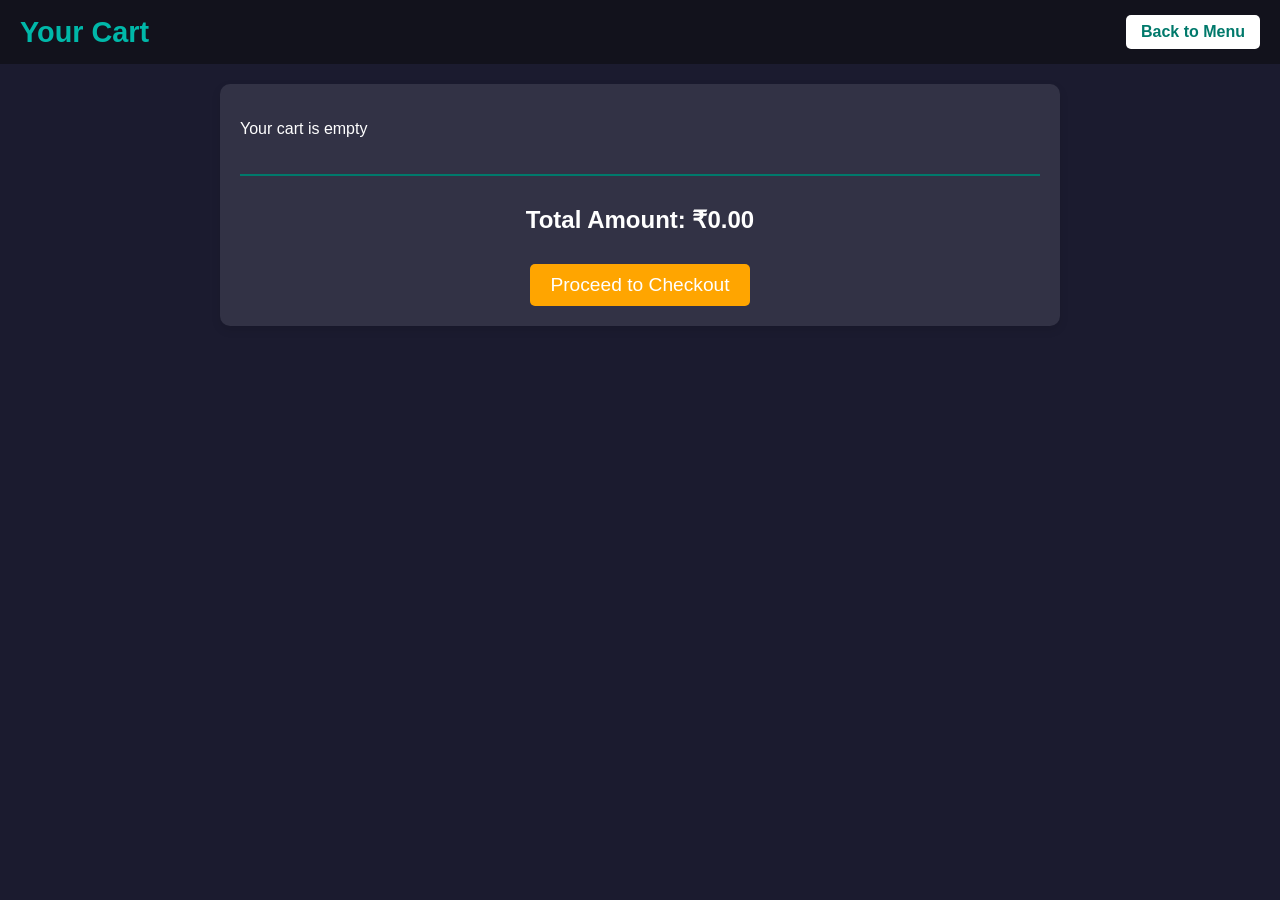
<file: cart.html>
<!DOCTYPE html>
<html lang="en">
<head>
    <meta charset="UTF-8">
    <meta name="viewport" content="width=device-width, initial-scale=1.0">
    <title>Cart - Pixel Plates</title>
    <link rel="stylesheet" href="cart.css">
   
</head>
<body>

    <header>
        <h1>Your Cart</h1>
        <a href="menu.html" class="back-btn">Back to Menu</a>
    </header>

    <main>
        <div class="cart-container">
            <div class="cart-items"></div>
            <div class="cart-summary">
                <h2>Total Amount: <span class="cart-total">₹0.00</span></h2>
                <button class="checkout-btn">Proceed to Checkout</button>
            </div>
        </div>
    </main>

    <!-- Checkout Modal -->
<div class="checkout-modal hidden" id="checkoutModal">
    <div class="checkout-modal-content">
      <span class="close-btn" id="closeCheckout">&times;</span>
      <h2>Complete Your Order</h2>
      <form id="checkoutForm">
        <label for="customerName">Name:</label>
        <input type="text" id="customerName" required />
  
        <label for="customerPhone">Phone Number:</label>
        <input type="tel" id="customerPhone" required />
  
        <label for="seatNumber">Seat Number:</label>
        <input type="text" id="seatNumber" required />
  
        <button type="submit">Place Your Order</button>
      </form>
    </div>
  </div>
  
  <!-- Fake Payment Modal -->
<div class="payment-modal hidden" id="paymentModal">
    <div class="payment-modal-content">
      <span class="close-btn" id="closePayment">&times;</span>
      <h2>Select Payment Method</h2>
  
      <div class="payment-tabs">
        <button class="payment-tab active" id="creditTab">Credit Card</button>
        <button class="payment-tab" id="paypalTab">PayPal</button>
        <button class="payment-tab" id="upiTab">UPI</button>
      </div>
  
      <form id="paymentForm">
        <!-- Credit Card Fields -->
<div id="creditFields" class="payment-fields">
  <label>Card Number:</label>
  <input type="text" id="cardNumber" placeholder="1234 1234 1234 1234" required>

  <div class="payment-row">
    <div>
      <label>Expiration:</label>
      <input type="text" id="cardExpiry" placeholder="MM / YY" required>
    </div>
    <div>
      <label>CVC:</label>
      <input type="text" id="cardCVC" placeholder="CVC" required>
    </div>
  </div>
</div>

        <!-- PayPal Notice -->
        <div id="paypalFields" class="payment-fields hidden">
          <p>You’ll be redirected to PayPal to complete your payment.</p>
        </div>
  
        <!-- UPI Fields -->
        <div id="upiFields" class="payment-fields hidden">
          <label>Select UPI App:</label>
          <select required>
            <option value="">--Choose UPI App--</option>
            <option value="gpay">Google Pay</option>
            <option value="paytm">Paytm</option>
            <option value="phonepe">PhonePe</option>
          </select>
          <label>UPI ID:</label>
          <input type="text" placeholder="example@upi" required>
        </div>
  
        <p class="secure-msg">🔒 Secure Payments by Stripe / UPI</p>
        <button type="submit" class="pay-btn">Pay Now</button>
      </form>
    </div>
  </div>

  <!-- Payment Success Message -->
<div class="hidden" id="paymentSuccess" style="text-align:center; padding: 2rem;">
    <h2 style="color: green;">✅ Payment Successful!</h2>
    <p>Your order has been placed. Thank you!</p>
  </div>
  
  <!-- Payment Modal -->
<div class="payment-modal hidden" id="paymentModal">
    <div class="payment-modal-content">
      <span class="close-btn" id="closePayment">&times;</span>
      <h2>Choose Payment Method</h2>
  
      <div class="payment-tabs">
        <button class="payment-tab active" data-method="card">Credit Card</button>
        <button class="payment-tab" data-method="upi">UPI</button>
      </div>
  
      <!-- UPI Fields -->
      <div class="payment-fields hidden" id="upi-fields">
        <select id="upiApp">
          <option value="gpay">Google Pay</option>
          <option value="paytm">Paytm</option>
          <option value="phonepe">PhonePe</option>
        </select>
        <input type="text" placeholder="Enter UPI ID"  />
      </div>
  
      <button class="pay-btn" id="payButton">Pay</button>
      <p class="secure-msg">✔ Secure Payment</p>
    </div>
  </div>
  

    <script src="cart.js"></script>
</body>
</html>
</file>
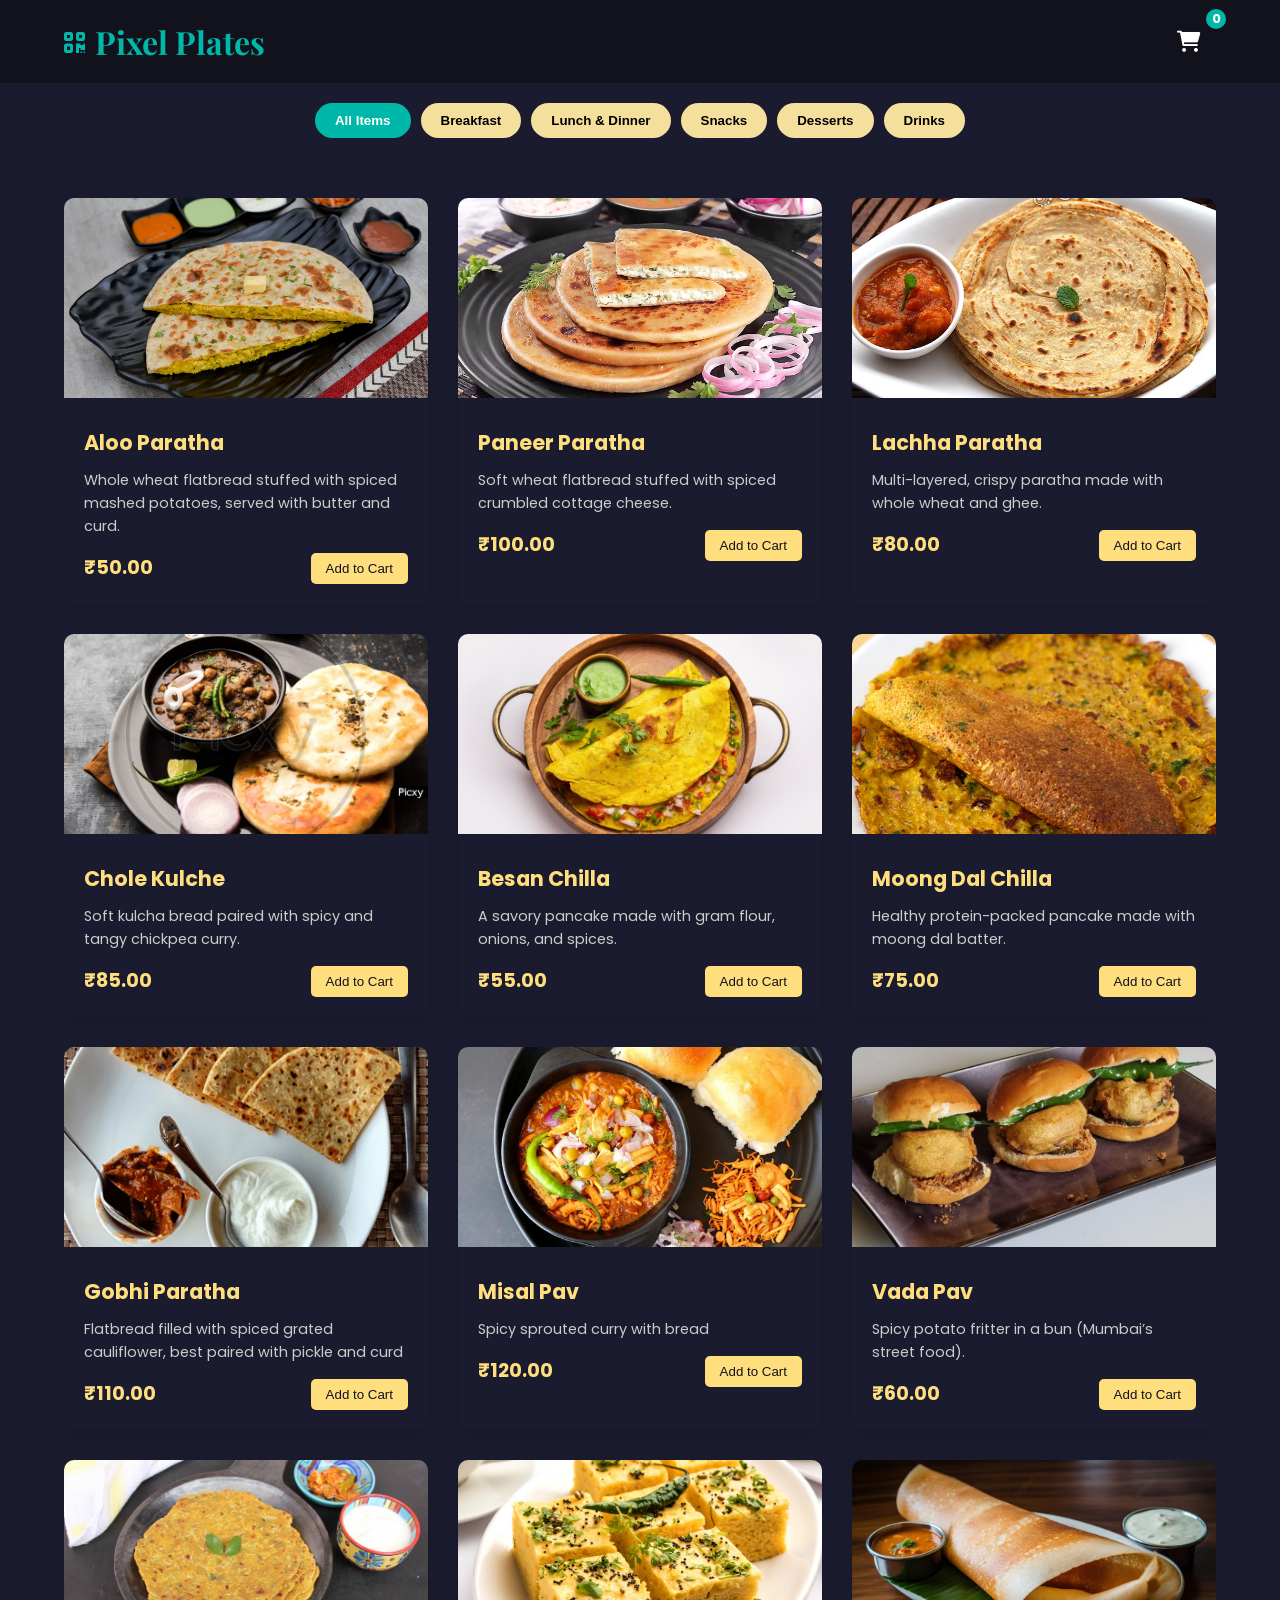
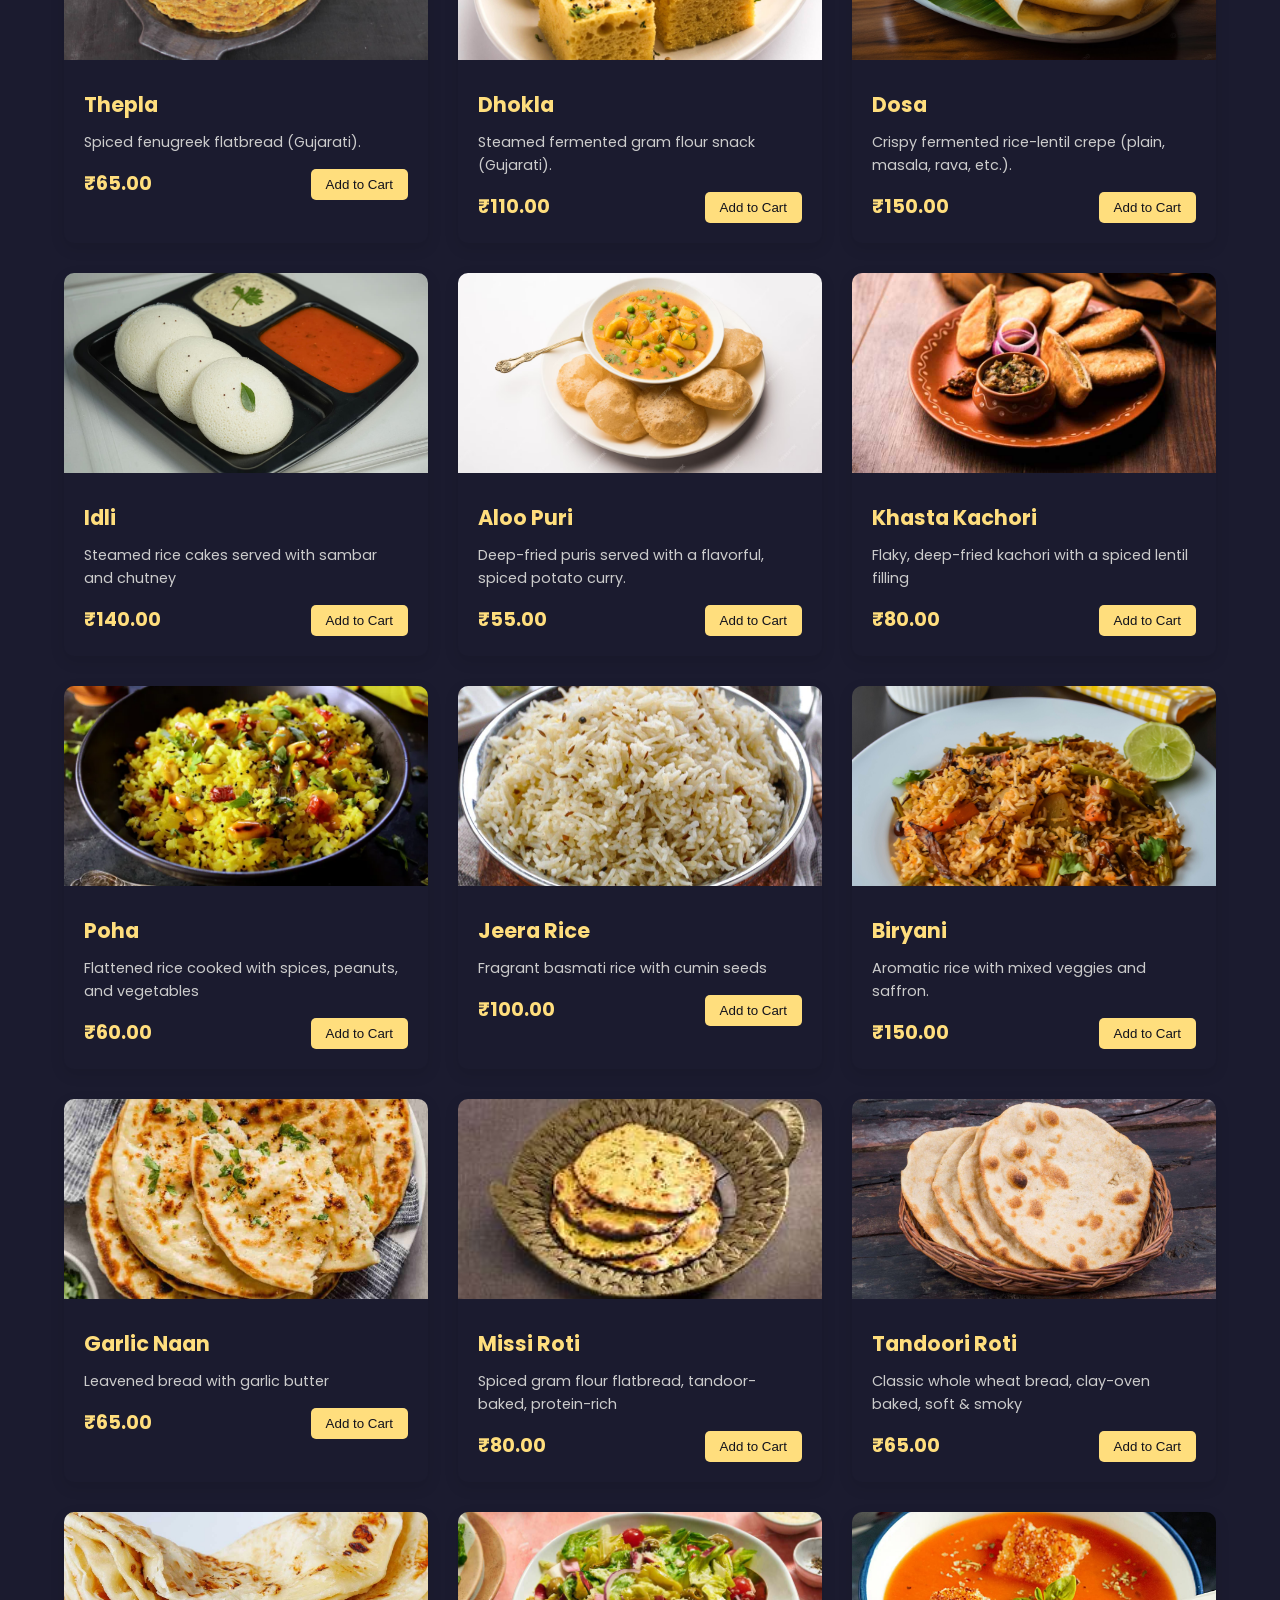
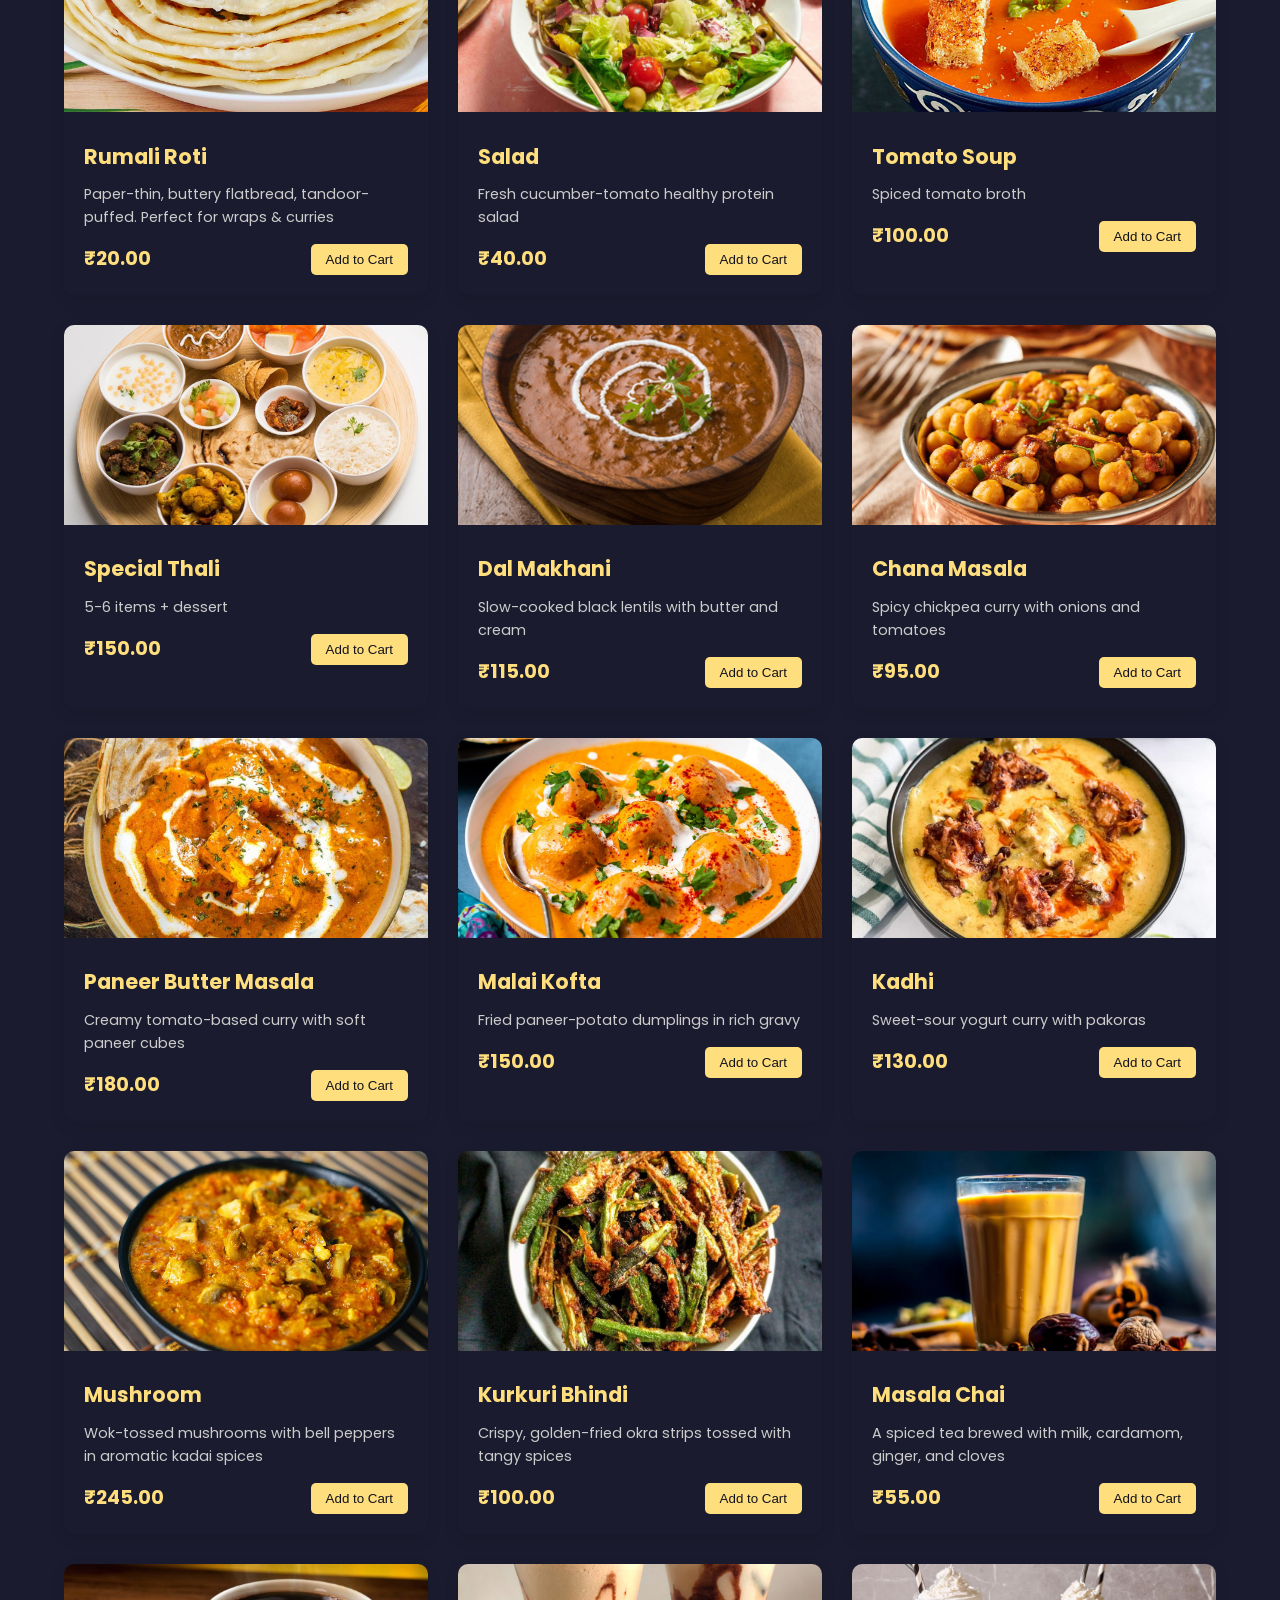
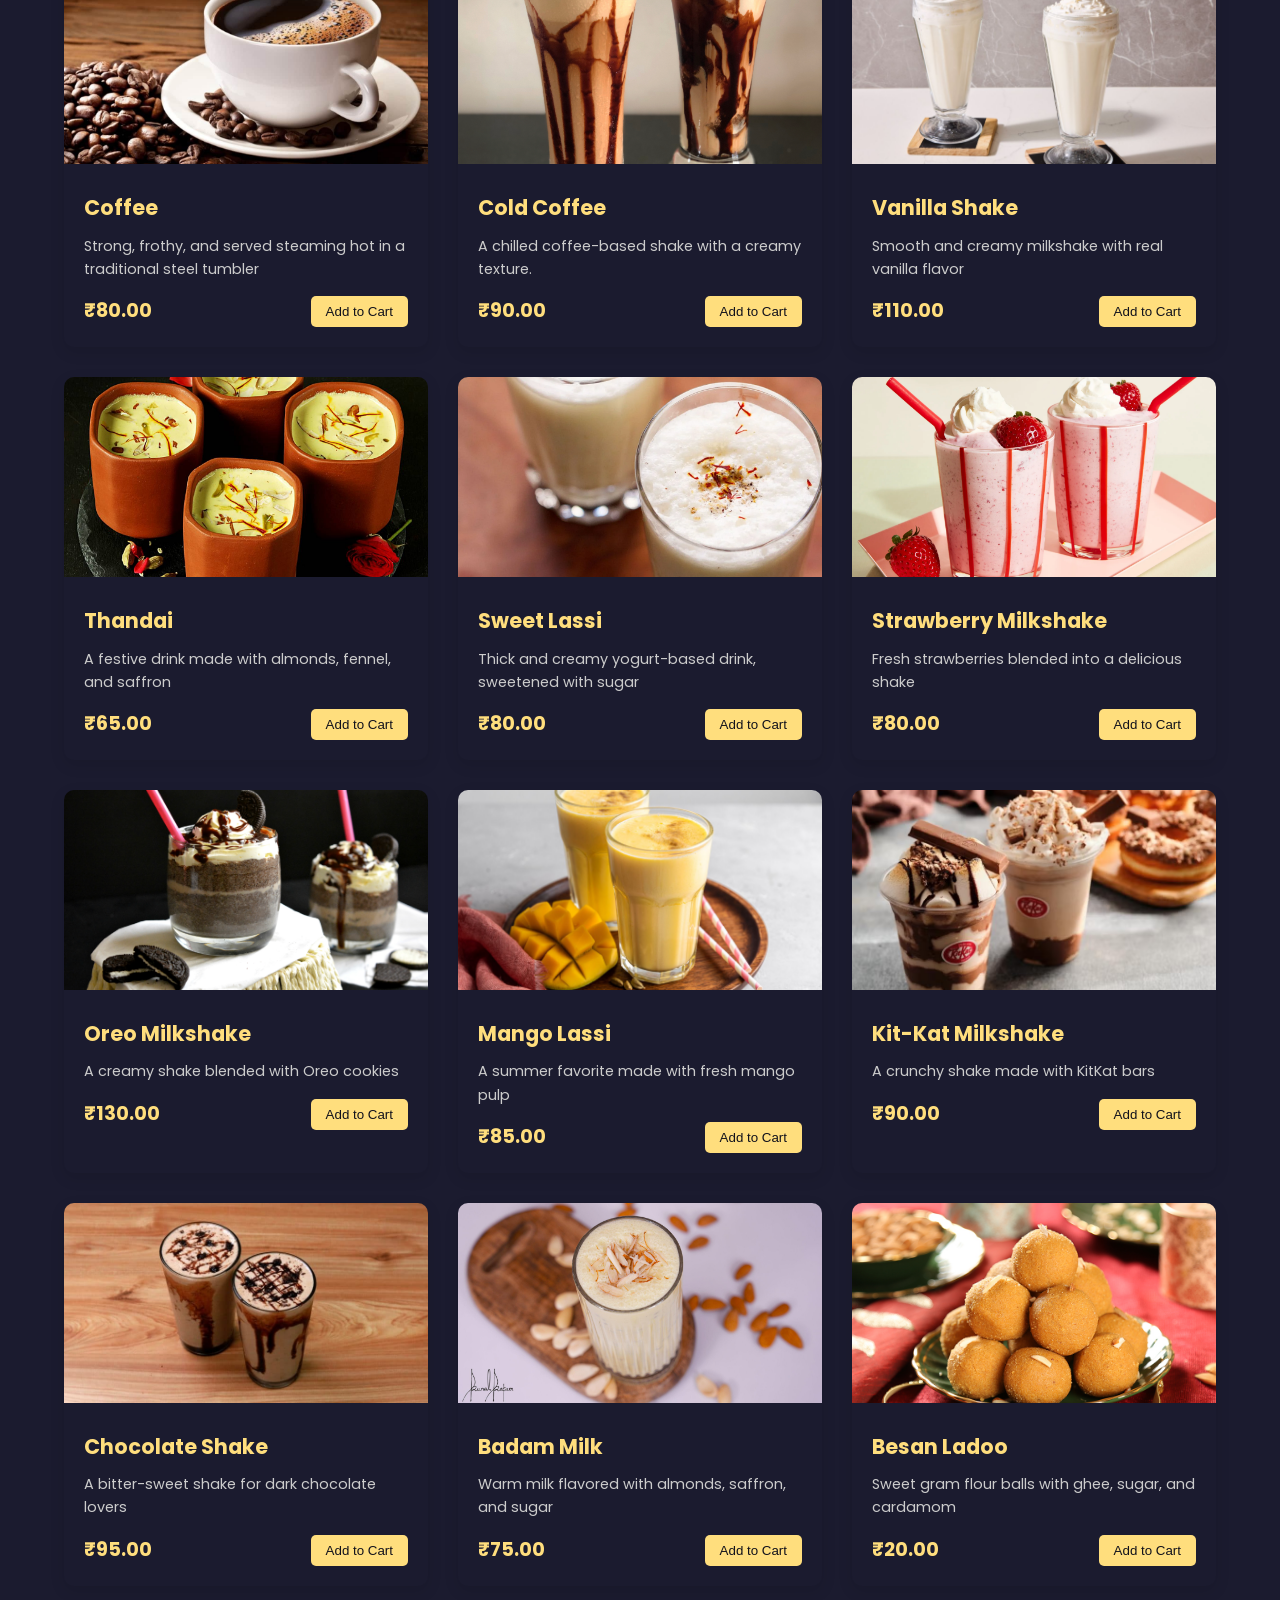
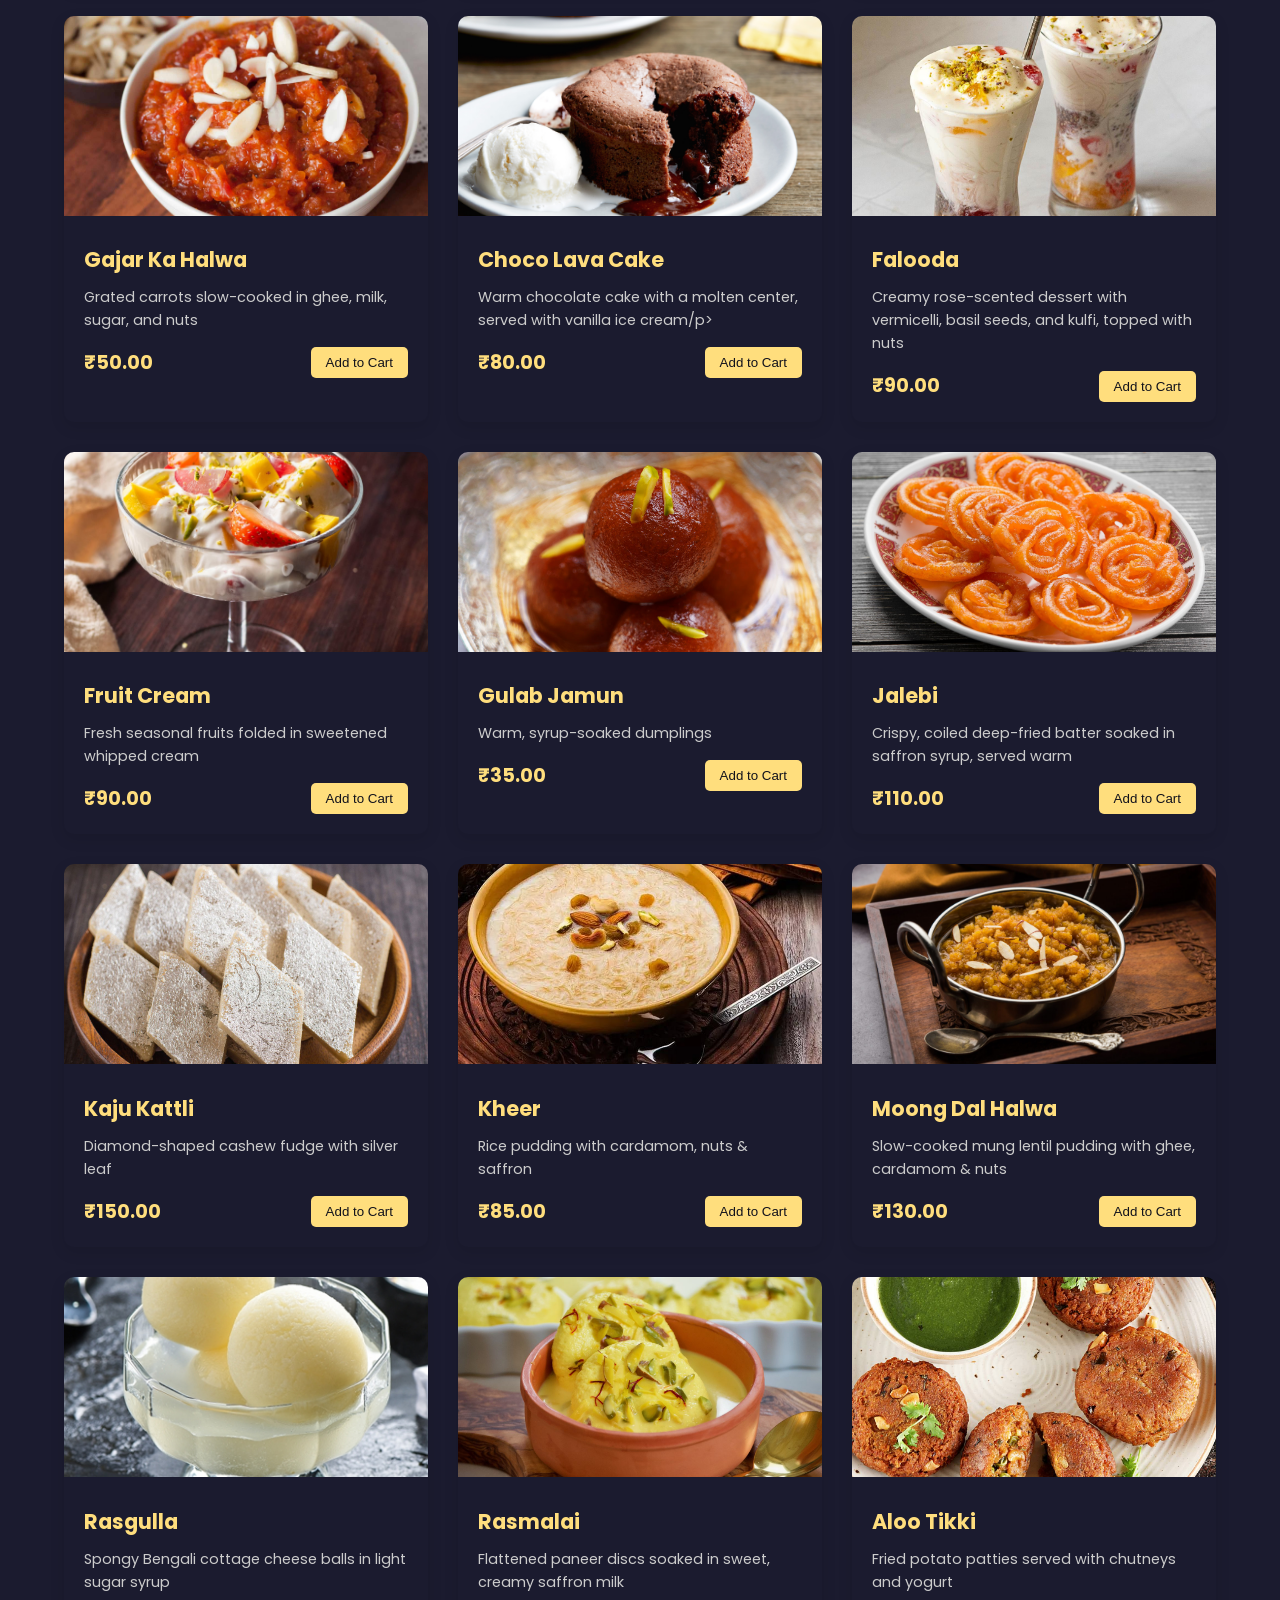
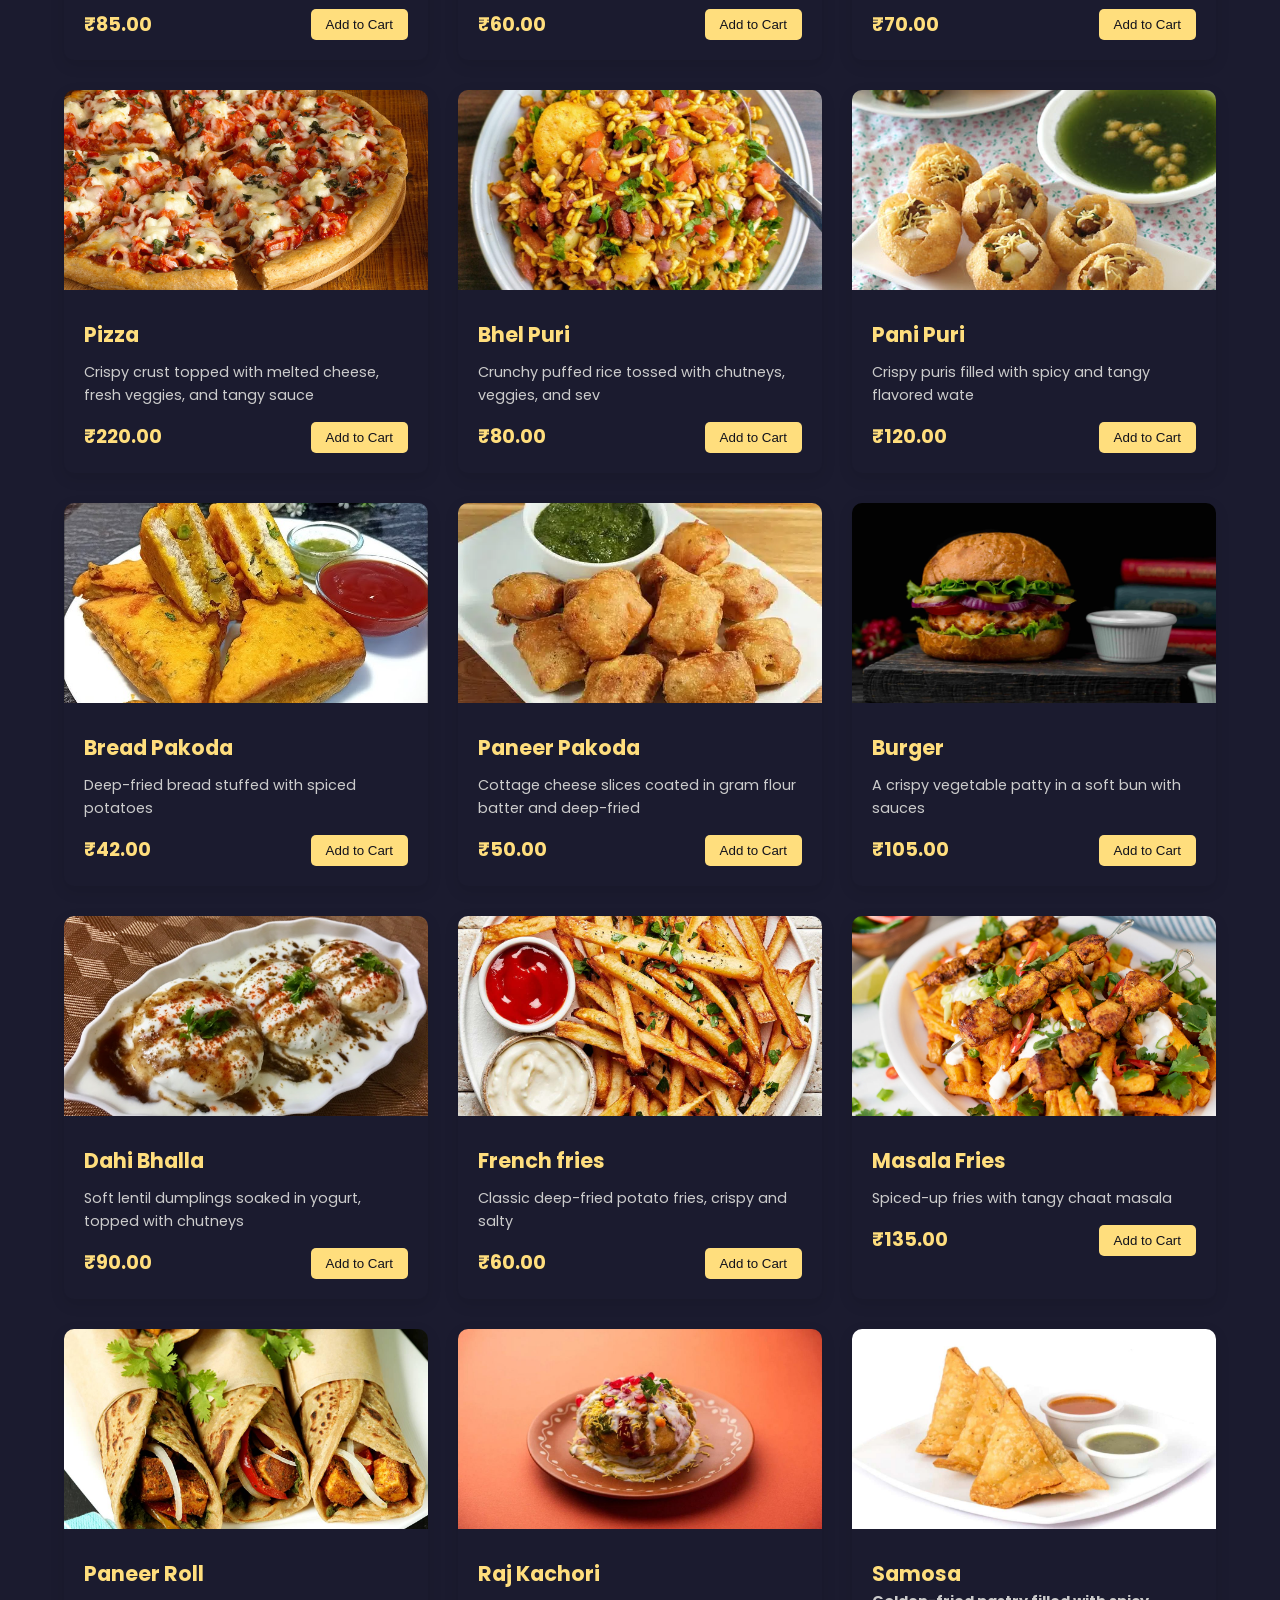
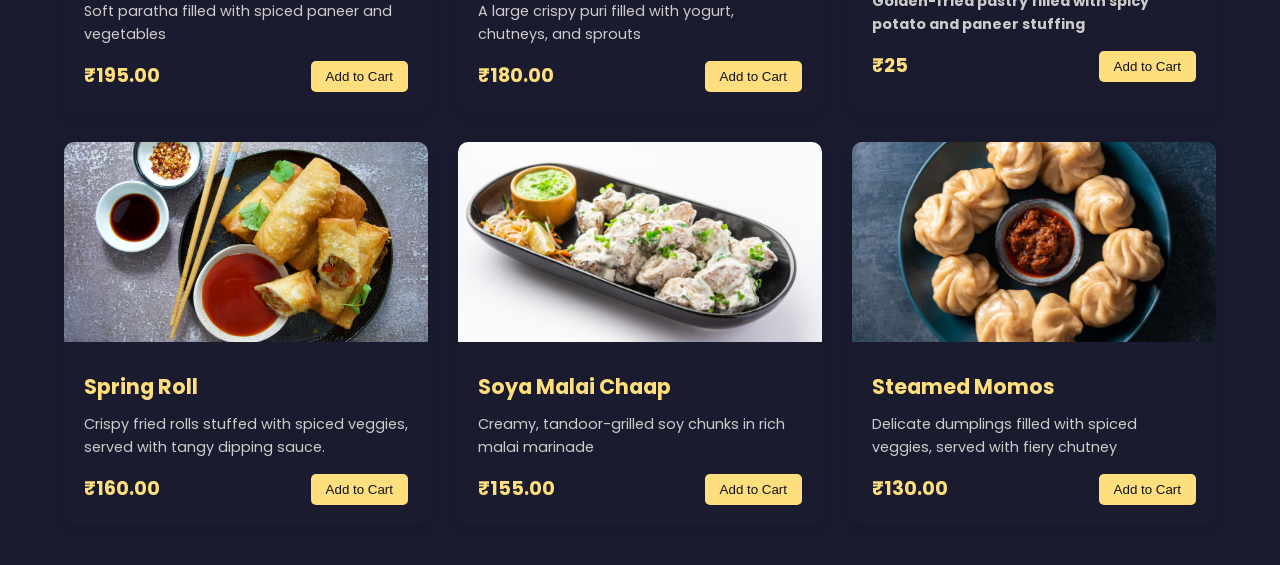
<file: menu.html>
<!DOCTYPE html>
<html lang="en">

<head>
    <meta charset="UTF-8">
    <meta name="viewport" content="width=device-width, initial-scale=1.0">
    <title>Menu - Pixel Plates</title>
    <link rel="stylesheet" href="styles.css">
    <link rel="stylesheet" href="https://cdnjs.cloudflare.com/ajax/libs/font-awesome/6.0.0-beta3/css/all.min.css">
</head>

<body>
    <!-- Header with Cart Icon -->
    <header>
        <a href="index.html" class="logo">
            <i class="fas fa-qrcode qr-icon"></i> Pixel Plates
        </a>
        <nav>
            <ul>
                <li><a href="cart.html" class="cart-btn">
                        <i class="fas fa-shopping-cart"></i>
                        <span class="cart-count">0</span>
                    </a>
                </li>
            </ul>
        </nav>
    </header>

    <!-- Menu Categories -->
    <section class="menu-categories">
        <button class="category-btn active" data-category="all">All Items</button>
        <button class="category-btn" data-category="breakfast">Breakfast</button>
        <button class="category-btn" data-category="lunch & dinner">Lunch & Dinner</button>
        <button class="category-btn" data-category="snacks">Snacks</button>
        <button class="category-btn" data-category="desserts">Desserts</button>
        <button class="category-btn" data-category="Drinks">Drinks</button>
    </section>

    <!-- Most Picks Section -->
    <section class="most-picks">
        <div class="food-grid">
            <!-- Item 1 -->
            <div class="food-item" data-category="breakfast">
                <img src="img/Breakfast/Aloo_Paratha.jpg" alt="Aloo_Paratha">
                <div class="food-info">
                    <h3>Aloo Paratha</h3>
                    <p>Whole wheat flatbread stuffed with spiced mashed potatoes, served with butter and curd.</p>
                    <div class="price-add">
                        <span>₹50.00</span>
                        <button class="add-to-cart" data-id="1" data-name="Aloo Paratha" data-price="50.00"
                            data-image="img/Breakfast/Aloo_Paratha.jpg">Add to Cart</button>
                    </div>
                </div>
            </div>


            <div class="food-item" data-category="breakfast">
                <img src="img/Breakfast/paneer paratha.avif" alt="Paneer Paratha">
                <div class="food-info">
                    <h3>Paneer Paratha</h3>
                    <p>Soft wheat flatbread stuffed with spiced crumbled cottage cheese.</p>
                    <div class="price-add">
                        <span>₹100.00</span>
                        <button class="add-to-cart" data-id="2" data-name="Paneer Paratha" data-price="100.00"
                            data-image="img/Breakfast/paneer paratha.avif">Add to Cart</button>
                    </div>
                </div>
            </div>


            <div class="food-item" data-category="breakfast">
                <img src="img/Breakfast/lachha paratha.jpg" alt="Lachha Paratha">
                <div class="food-info">
                    <h3>Lachha Paratha</h3>
                    <p>Multi-layered, crispy paratha made with whole wheat and ghee.</p>
                    <div class="price-add">
                        <span>₹80.00</span>
                        <button class="add-to-cart" data-id="3" data-name="Lachha Paratha" data-price="80.00"
                            data-image="img/Breakfast/lachha paratha.jpg">Add to Cart</button>
                    </div>
                </div>
            </div>


            <div class="food-item" data-category="breakfast">
                <img src="img/Breakfast/chole kulche.jpg" alt="Chole Kulche">
                <div class="food-info">
                    <h3>Chole Kulche</h3>
                    <p> Soft kulcha bread paired with spicy and tangy chickpea curry.</p>
                    <div class="price-add">
                        <span>₹85.00</span>
                        <button class="add-to-cart" data-id="4" data-name="Chole Kulche" data-price="85.00"
                            data-image="img/Breakfast/chole kulche.jpg">Add to Cart</button>
                    </div>
                </div>
            </div>


            <div class="food-item" data-category="breakfast">
                <img src="img/Breakfast/besanchilla.jpg" alt="Besan Chilla">
                <div class="food-info">
                    <h3>Besan Chilla</h3>
                    <p>A savory pancake made with gram flour, onions, and spices.</p>
                    <div class="price-add">
                        <span>₹55.00</span>
                        <button class="add-to-cart" data-id="5" data-name="Besan Chilla" data-price="55.00"
                            data-image="img/Breakfast/besanchilla.jpg">Add to Cart</button>
                    </div>
                </div>
            </div>


            <div class="food-item" data-category="breakfast">
                <img src="img/Breakfast/moong-dal-chilla.jpg" alt="Moong Dal Chilla">
                <div class="food-info">
                    <h3>Moong Dal Chilla</h3>
                    <p>Healthy protein-packed pancake made with moong dal batter.</p>
                    <div class="price-add">
                        <span>₹75.00</span>
                        <button class="add-to-cart" data-id="6" data-name="Moong Dal Chilla" data-price="75.00"
                            data-image="img/Breakfast/moong-dal-chilla.jpg">Add to Cart</button>
                    </div>
                </div>
            </div>


            <div class="food-item" data-category="breakfast">
                <img src="img/Breakfast/gobhi paratha.gif" alt="Gobhi Paratha">
                <div class="food-info">
                    <h3>Gobhi Paratha</h3>
                    <p>Flatbread filled with spiced grated cauliflower, best paired with pickle and curd</p>
                    <div class="price-add">
                        <span>₹110.00</span>
                        <button class="add-to-cart" data-id="7" data-name="Gobhi Paratha" data-price="110.00"
                            data-image="img/Breakfast/gobhi paratha.gif">Add to Cart</button>
                    </div>
                </div>
            </div>


            <div class="food-item" data-category="breakfast">
                <img src="img/Breakfast/misalpav.webp" alt="Misal Pav">
                <div class="food-info">
                    <h3>Misal Pav</h3>
                    <p>Spicy sprouted curry with bread</p>
                    <div class="price-add">
                        <span>₹120.00</span>
                        <button class="add-to-cart" data-id="8" data-name="Misal Pav" data-price="120.00"
                            data-image="img/Breakfast/misalpav.webp">Add to Cart</button>
                    </div>
                </div>
            </div>


            <div class="food-item" data-category="breakfast">
                <img src="img/Breakfast/Vada-Pav.jpg" alt="Vada Pav">
                <div class="food-info">
                    <h3>Vada Pav</h3>
                    <p>Spicy potato fritter in a bun (Mumbai’s street food).</p>
                    <div class="price-add">
                        <span>₹60.00</span>
                        <button class="add-to-cart" data-id="9" data-name="Vada Pav" data-price="60.00"
                            data-image="img/Breakfast/Vada-Pav.jpg">Add to Cart</button>
                    </div>
                </div>
            </div>


            <div class="food-item" data-category="breakfast">
                <img src="img/Breakfast/thpla.jpg" alt="Thepla">
                <div class="food-info">
                    <h3>Thepla</h3>
                    <p>Spiced fenugreek flatbread (Gujarati).</p>
                    <div class="price-add">
                        <span>₹65.00</span>
                        <button class="add-to-cart" data-id="10" data-name="Thepla" data-price="65.00"
                            data-image="img/Breakfast/thpla.jpg">Add to Cart</button>
                    </div>
                </div>
            </div>


            <div class="food-item" data-category="breakfast">
                <img src="img/Breakfast/dhokla.jpg" alt="Dhokla">
                <div class="food-info">
                    <h3>Dhokla</h3>
                    <p> Steamed fermented gram flour snack (Gujarati).</p>
                    <div class="price-add">
                        <span>₹110.00</span>
                        <button class="add-to-cart" data-id="11" data-name="Dhokla" data-price="110.00"
                            data-image="img/Breakfast/dhokla.jpg">Add to Cart</button>
                    </div>
                </div>
            </div>


            <div class="food-item" data-category="breakfast">
                <img src="img/Breakfast/dosa.jpg" alt="Dosa">
                <div class="food-info">
                    <h3>Dosa</h3>
                    <p>Crispy fermented rice-lentil crepe (plain, masala, rava, etc.).</p>
                    <div class="price-add">
                        <span>₹150.00</span>
                        <button class="add-to-cart" data-id="12" data-name="Dosa" data-price="150.00"
                            data-image="img/Breakfast/dosa.jpg">Add to Cart</button>
                    </div>
                </div>
            </div>


            <div class="food-item" data-category="breakfast">
                <img src="img/Breakfast/idli.avif" alt="Idli">
                <div class="food-info">
                    <h3>Idli</h3>
                    <p>Steamed rice cakes served with sambar and chutney
                    </p>
                    <div class="price-add">
                        <span>₹140.00</span>
                        <button class="add-to-cart" data-id="13" data-name="Idli" data-price="140.00"
                            data-image="img/Breakfast/idli.avif">Add to Cart</button>
                    </div>
                </div>
            </div>


            <div class="food-item" data-category="breakfast">
                <img src="img/Breakfast/aloo-puri.avif" alt="Aloo Puri">
                <div class="food-info">
                    <h3>Aloo Puri</h3>
                    <p>Deep-fried puris served with a flavorful, spiced potato curry.</p>
                    <div class="price-add">
                        <span>₹55.00</span>
                        <button class="add-to-cart" data-id="14" data-name="Aloo Puri" data-price="55.00"
                            data-image="img/Breakfast/aloo-puri.avif">Add to Cart</button>
                    </div>
                </div>
            </div>


            <div class="food-item" data-category="breakfast">
                <img src="img/Breakfast/Khasta-Kachori-Recipe.jpg" alt="Khasta Kachori">
                <div class="food-info">
                    <h3>Khasta Kachori</h3>
                    <p> Flaky, deep-fried kachori with a spiced lentil filling</p>
                    <div class="price-add">
                        <span>₹80.00</span>
                        <button class="add-to-cart" data-id="15" data-name="Khasta Kachori" data-price="80.00"
                            data-image="img/Breakfast/Khasta-Kachori-Recipe.jpg">Add to Cart</button>
                    </div>
                </div>
            </div>


            <div class="food-item" data-category="breakfast">
                <img src="img/Breakfast/poha.webp" alt="Poha">
                <div class="food-info">
                    <h3>Poha</h3>
                    <p>Flattened rice cooked with spices, peanuts, and vegetables</p>
                    <div class="price-add">
                        <span>₹60.00</span>
                        <button class="add-to-cart" data-id="16" data-name="Poha" data-price="60.00"
                            data-image="img/Breakfast/poha.webp">Add to Cart</button>
                    </div>
                </div>
            </div>



            <!-- Item 2 -->
            <div class="food-item" data-category="lunch & dinner">
                <img src="img/Lunch & Dinner/jeera rice.jpg" alt="Jeera Rice">
                <div class="food-info">
                    <h3>Jeera Rice</h3>
                    <p>Fragrant basmati rice with cumin seeds</p>
                    <div class="price-add">
                        <span>₹100.00</span>
                        <button class="add-to-cart" data-id="17" data-name="Jeera rice" data-price="100.00"
                            data-image="img/Lunch & Dinner/jeera rice.jpg">Add to Cart</button>
                    </div>
                </div>
            </div>


            <div class="food-item" data-category="lunch & dinner">
                <img src="img/Lunch & Dinner/biryani.jpg" alt="Biryani">
                <div class="food-info">
                    <h3>Biryani</h3>
                    <p>Aromatic rice with mixed veggies and saffron.</p>
                    <div class="price-add">
                        <span>₹150.00</span>
                        <button class="add-to-cart" data-id="18" data-name="Biryani" data-price="150.00"
                            data-image="img/Lunch & Dinner/biryani.jpg">Add to Cart</button>
                    </div>
                </div>
            </div>


            <div class="food-item" data-category="lunch & dinner">
                <img src="img/Lunch & Dinner/garlic-.jpg" alt="Garlic Naan">
                <div class="food-info">
                    <h3>Garlic Naan</h3>
                    <p>Leavened bread with garlic butter</p>
                    <div class="price-add">
                        <span>₹65.00</span>
                        <button class="add-to-cart" data-id="19" data-name="Garlic Naan" data-price="65.00"
                            data-image="img/Lunch & Dinner/garlic-.jpg">Add to Cart</button>
                    </div>
                </div>
            </div>


            <div class="food-item" data-category="lunch & dinner">
                <img src="img/Lunch & Dinner/missi roti.jpg" alt="Missi Roti">
                <div class="food-info">
                    <h3>Missi Roti</h3>
                    <p>Spiced gram flour flatbread, tandoor-baked, protein-rich
                    </p>
                    <div class="price-add">
                        <span>₹80.00</span>
                        <button class="add-to-cart" data-id="20" data-name="Missi Roti" data-price="80.00"
                            data-image="img/Lunch & Dinner/missi roti.jpg">Add to Cart</button>
                    </div>
                </div>
            </div>


            <div class="food-item" data-category="lunch & dinner">
                <img src="img/Lunch & Dinner/tandoori-roti.jpg" alt="Tandoori Roti">
                <div class="food-info">
                    <h3>Tandoori Roti</h3>
                    <p>Classic whole wheat bread, clay-oven baked, soft & smoky</p>
                    <div class="price-add">
                        <span>₹65.00</span>
                        <button class="add-to-cart" data-id="21" data-name="Tandoori Roti" data-price="65.00"
                            data-image="img/Lunch & Dinner/tandoori-roti.jpg">Add to Cart</button>
                    </div>
                </div>
            </div>


            <div class="food-item" data-category="lunch & dinner">
                <img src="img/Lunch & Dinner/Rumali-Roti.jpg" alt="Rumali Roti">
                <div class="food-info">
                    <h3>Rumali Roti</h3>
                    <p>Paper-thin, buttery flatbread, tandoor-puffed. Perfect for wraps & curries</p>
                    <div class="price-add">
                        <span>₹20.00</span>
                        <button class="add-to-cart" data-id="22" data-name="Rumali Roti" data-price="20.00"
                            data-image="img/Lunch & Dinner/Rumali-Roti.jpg">Add to Cart</button>
                    </div>
                </div>
            </div>


            <div class="food-item" data-category="lunch & dinner">
                <img src="img/Lunch & Dinner/salad.jpg" alt="Salad">
                <div class="food-info">
                    <h3>Salad</h3>
                    <p>Fresh cucumber-tomato healthy protein salad</p>
                    <div class="price-add">
                        <span>₹40.00</span>
                        <button class="add-to-cart" data-id="23" data-name="Salad" data-price="40.00"
                            data-image="img/Lunch & Dinner/salad.jpg">Add to Cart</button>
                    </div>
                </div>
            </div>


            <div class="food-item" data-category="lunch & dinner">
                <img src="img/Lunch & Dinner/tomato-soup.jpg" alt="Tomato Soup">
                <div class="food-info">
                    <h3>Tomato Soup</h3>
                    <p>Spiced tomato broth</p>
                    <div class="price-add">
                        <span>₹100.00</span>
                        <button class="add-to-cart" data-id="24" data-name="Tomato Soup" data-price="100.00"
                            data-image="img/Lunch & Dinner/tomato-soup.jpg">Add to Cart</button>
                    </div>
                </div>
            </div>


            <div class="food-item" data-category="lunch & dinner">
                <img src="img/Lunch & Dinner/Special-Thali.jpg" alt="Special Thali">
                <div class="food-info">
                    <h3>Special Thali</h3>
                    <p>5-6 items + dessert</p>
                    <div class="price-add">
                        <span>₹150.00</span>
                        <button class="add-to-cart" data-id="25" data-name="Special Thali" data-price="150.00"
                            data-image="img/Lunch & Dinner/Special-Thali.jpg">Add to Cart</button>
                    </div>
                </div>
            </div>


            <div class="food-item" data-category="lunch & dinner">
                <img src="img/Lunch & Dinner/dal makhani.gif" alt="Dal Makhani">
                <div class="food-info">
                    <h3>Dal Makhani</h3>
                    <p>Slow-cooked black lentils with butter and cream</p>
                    <div class="price-add">
                        <span>₹115.00</span>
                        <button class="add-to-cart" data-id="26" data-name="Dal Makhani" data-price="115.00"
                            data-image="img/Lunch & Dinner/dal makhani.gif">Add to Cart</button>
                    </div>
                </div>
            </div>


            <div class="food-item" data-category="lunch & dinner">
                <img src="img/Lunch & Dinner/chana masala.jpg" alt="Chana Masala">
                <div class="food-info">
                    <h3>Chana Masala</h3>
                    <p> Spicy chickpea curry with onions and tomatoes</p>
                    <div class="price-add">
                        <span>₹95.00</span>
                        <button class="add-to-cart" data-id="27" data-name="Chana Masala" data-price="95.00"
                            data-image="img/Lunch & Dinner/chana masala.jpg">Add to Cart</button>
                    </div>
                </div>
            </div>


            <div class="food-item" data-category="lunch & dinner">
                <img src="img/Lunch & Dinner/Paneer-Butter-Masala.jpg" alt="Paneer Butter Masala">
                <div class="food-info">
                    <h3>Paneer Butter Masala</h3>
                    <p>Creamy tomato-based curry with soft paneer cubes</p>
                    <div class="price-add">
                        <span>₹180.00</span>
                        <button class="add-to-cart" data-id="28" data-name="Paneer Butter Masala" data-price="180.00"
                            data-image="img/Lunch & Dinner/Paneer-Butter-Masala.jpg">Add to Cart</button>
                    </div>
                </div>
            </div>


            <div class="food-item" data-category="lunch & dinner">
                <img src="img/Lunch & Dinner/Malai-Kofta.jpg" alt="Malai Kofta">
                <div class="food-info">
                    <h3>Malai Kofta</h3>
                    <p>Fried paneer-potato dumplings in rich gravy</p>
                    <div class="price-add">
                        <span>₹150.00</span>
                        <button class="add-to-cart" data-id="29" data-name="Malai Kofta" data-price="150.00"
                            data-image="img/Lunch & Dinner/Malai-Kofta.jpg">Add to Cart</button>
                    </div>
                </div>
            </div>


            <div class="food-item" data-category="lunch & dinner">
                <img src="img/Lunch & Dinner/kadhi.jpg" alt="Kadhi">
                <div class="food-info">
                    <h3>Kadhi</h3>
                    <p> Sweet-sour yogurt curry with pakoras</p>
                    <div class="price-add">
                        <span>₹130.00</span>
                        <button class="add-to-cart" data-id="30" data-name="Kadhi" data-price="130.00"
                            data-image="img/Lunch & Dinner/kadhi.jpg">Add to Cart</button>
                    </div>
                </div>
            </div>


            <div class="food-item" data-category="lunch & dinner">
                <img src="img/Lunch & Dinner/mushroom.jpg" alt="Mushroom">
                <div class="food-info">
                    <h3>Mushroom</h3>
                    <p>Wok-tossed mushrooms with bell peppers in aromatic kadai spices</p>
                    <div class="price-add">
                        <span>₹245.00</span>
                        <button class="add-to-cart" data-id="31" data-name="Mushroom" data-price="245.00"
                            data-image="img/Lunch & Dinner/mushroom.jpg">Add to Cart</button>
                    </div>
                </div>
            </div>


            <div class="food-item" data-category="lunch & dinner">
                <img src="img/Lunch & Dinner/Kurkuri-Bhindi.jpg" alt="Kurkuri Bhindi">
                <div class="food-info">
                    <h3>Kurkuri Bhindi</h3>
                    <p>Crispy, golden-fried okra strips tossed with tangy spices</p>
                    <div class="price-add">
                        <span>₹100.00</span>
                        <button class="add-to-cart" data-id="32" data-name="Kurkuri Bhindi" data-price="100.00"
                            data-image="img/Lunch & Dinner/Kurkuri-Bhindi.jpg">Add to Cart</button>
                    </div>
                </div>
            </div>

            <!-- Item 3 -->
            <div class="food-item" data-category="Drinks">
                <img src="img/Drinks/masala chai.jpg" alt="Chai">
                <div class="food-info">
                    <h3>Masala Chai</h3>
                    <p>A spiced tea brewed with milk, cardamom, ginger, and cloves</p>
                    <div class="price-add">
                        <span>₹55.00</span>
                        <button class="add-to-cart" data-id="33" data-name="Masala Chai" data-price="55.00"
                            data-image="img/Drinks/masala chai.jpg">Add to Cart</button>
                    </div>
                </div>
            </div>

            <div class="food-item" data-category="Drinks">
                <img src="img/Drinks/coffee.jpg" alt="Coffe">
                <div class="food-info">
                    <h3>Coffee</h3>
                    <p>Strong, frothy, and served steaming hot in a traditional steel tumbler</p>
                    <div class="price-add">
                        <span>₹80.00</span>
                        <button class="add-to-cart" data-id="34" data-name="Coffee" data-price="80.00"
                            data-image="img/Drinks/coffee.jpg">Add to Cart</button>
                    </div>
                </div>
            </div>
            <div class="food-item" data-category="Drinks">
                <img src="img/Drinks/coffee shake.webp" alt="Cold Coffee">
                <div class="food-info">
                    <h3>Cold Coffee</h3>
                    <p>A chilled coffee-based shake with a creamy texture.</p>
                    <div class="price-add">
                        <span>₹90.00</span>
                        <button class="add-to-cart" data-id="35" data-name="Cold Coffee" data-price="90.00"
                            data-image="img/Drinks/coffee shake.webp">Add to Cart</button>
                    </div>
                </div>
            </div>
            <div class="food-item" data-category="Drinks">
                <img src="img/Drinks/vanilla shakes.jpg" alt="Vanilla Shakes">
                <div class="food-info">
                    <h3>Vanilla Shake</h3>
                    <p>Smooth and creamy milkshake with real vanilla flavor</p>
                    <div class="price-add">
                        <span>₹110.00</span>
                        <button class="add-to-cart" data-id="36" data-name="Vanilla Shake" data-price="110.00"
                            data-image="img/Drinks/vanilla shakes.jpg">Add to Cart</button>
                    </div>
                </div>
            </div>
            <div class="food-item" data-category="Drinks">
                <img src="img/Drinks/thandai.jpg" alt="Thandai">
                <div class="food-info">
                    <h3>Thandai</h3>
                    <p>A festive drink made with almonds, fennel, and saffron</p>
                    <div class="price-add">
                        <span>₹65.00</span>
                        <button class="add-to-cart" data-id="36" data-name="Thandai" data-price="65.00"
                            data-image="img/Drinks/thandai.jpg">Add to Cart</button>
                    </div>
                </div>
            </div>
            <div class="food-item" data-category="Drinks">
                <img src="img/Drinks/sweet-lassi-recipe.webp" alt="Sweet Lassi">
                <div class="food-info">
                    <h3>Sweet Lassi</h3>
                    <p>Thick and creamy yogurt-based drink, sweetened with sugar</p>
                    <div class="price-add">
                        <span>₹80.00</span>
                        <button class="add-to-cart" data-id="37" data-name="Sweet Lassi" data-price="80.00"
                            data-image="img/Drinks/sweet-lassi-recipe.webp">Add to Cart</button>
                    </div>
                </div>
            </div>
            <div class="food-item" data-category="Drinks">
                <img src="img/Drinks/StrawberryMilkshake.webp" alt="StrawberryMilkshake">
                <div class="food-info">
                    <h3>Strawberry Milkshake</h3>
                    <p>Fresh strawberries blended into a delicious shake</p>
                    <div class="price-add">
                        <span>₹80.00</span>
                        <button class="add-to-cart" data-id="38" data-name="Strawberry Milkshake" data-price="80.00"
                            data-image="img/Drinks/StrawberryMilkshake.webp">Add to Cart</button>
                    </div>
                </div>
            </div>
            <div class="food-item" data-category="Drinks">
                <img src="img/Drinks/oreo-milkshake-recipe.jpg" alt="Oreo Milkshake">
                <div class="food-info">
                    <h3>Oreo Milkshake</h3>
                    <p>A creamy shake blended with Oreo cookies</p>
                    <div class="price-add">
                        <span>₹130.00</span>
                        <button class="add-to-cart" data-id="39" data-name="Oreo Milkshake" data-price="130.00"
                            data-image="img/Drinks/oreo-milkshake-recipe.jpg">Add to Cart</button>
                    </div>
                </div>
            </div>
            <div class="food-item" data-category="Drinks">
                <img src="img/Drinks/mango lassi.jpg" alt="Mango Lassi">
                <div class="food-info">
                    <h3>Mango Lassi</h3>
                    <p>A summer favorite made with fresh mango pulp</p>
                    <div class="price-add">
                        <span>₹85.00</span>
                        <button class="add-to-cart" data-id="40" data-name="Mango Lassi" data-price="55.00"
                            data-image="img/Drinks/mango lassi.jpg">Add to Cart</button>
                    </div>
                </div>
            </div>
            <div class="food-item" data-category="Drinks">
                <img src="img/Drinks/KK Milkshake.avif" alt="Kit-Kat Milkshake">
                <div class="food-info">
                    <h3>Kit-Kat Milkshake</h3>
                    <p>A crunchy shake made with KitKat bars</p>
                    <div class="price-add">
                        <span>₹90.00</span>
                        <button class="add-to-cart" data-id="40" data-name="Kit-Kat Milkshake" data-price="90.00"
                            data-image="img/Drinks/KK Milkshake.avif">Add to Cart</button>
                    </div>
                </div>
            </div>
            <div class="food-item" data-category="Drinks">
                <img src="img/Drinks/Chocolate-Lassi.jpg" alt="Chocolate Shake">
                <div class="food-info">
                    <h3>Chocolate Shake</h3>
                    <p>A bitter-sweet shake for dark chocolate lovers</p>
                    <div class="price-add">
                        <span>₹95.00</span>
                        <button class="add-to-cart" data-id="41" data-name="Chocolate Shake" data-price="95.00"
                            data-image="img/Drinks/Chocolate-Lassi.jpg">Add to Cart</button>
                    </div>
                </div>
            </div>
            <div class="food-item" data-category="Drinks">
                <img src="img/Drinks/badam milk.jpg" alt="Badam Milk">
                <div class="food-info">
                    <h3>Badam Milk</h3>
                    <p>Warm milk flavored with almonds, saffron, and sugar</p>
                    <div class="price-add">
                        <span>₹75.00</span>
                        <button class="add-to-cart" data-id="42" data-name="Badam Milk" data-price="75.00"
                            data-image="img/Drinks/badam milk.jpg">Add to Cart</button>
                    </div>
                </div>
            </div>

            <!-- Item 4 -->
            <div class="food-item" data-category="desserts">
                <img src="img/Desserts/Besan-Ladoo.jpg" alt="Besan Ladoo">
                <div class="food-info">
                    <h3>Besan Ladoo</h3>
                    <p>Sweet gram flour balls with ghee, sugar, and cardamom</p>
                    <div class="price-add">
                        <span>₹20.00</span>
                        <button class="add-to-cart" data-id="43" data-name="Besan Ladoo" data-price="20.00"
                            data-image="img/Desserts/Besan-Ladoo.jpg">Add to Cart</button>
                    </div>
                </div>
            </div>
            <div class="food-item" data-category="desserts">
                <img src="img/Desserts/Carrot_Halwa.jpg" alt="Gajar Ka Halwa">
                <div class="food-info">
                    <h3>Gajar Ka Halwa</h3>
                    <p>Grated carrots slow-cooked in ghee, milk, sugar, and nuts</p>
                    <div class="price-add">
                        <span>₹50.00</span>
                        <button class="add-to-cart" data-id="44" data-name="Gajar Ka Halwa" data-price="50.00"
                            data-image="img/Desserts/Carrot_Halwa.jpg">Add to Cart</button>
                    </div>
                </div>
            </div>
            <div class="food-item" data-category="desserts">
                <img src="img/Desserts/choco lava cake.jpg" alt="Choco Lava Cake">
                <div class="food-info">
                    <h3>Choco Lava Cake</h3>
                    <p>Warm chocolate cake with a molten center, served with vanilla ice cream/p>
                    <div class="price-add">
                        <span>₹80.00</span>
                        <button class="add-to-cart" data-id="45" data-name="Choco Lava Cake" data-price="80.00"
                            data-image="img/Desserts/choco lava cake.jpg">Add to Cart</button>
                    </div>
                </div>
            </div>
            <div class="food-item" data-category="desserts">
                <img src="img/Desserts/Falooda.jpg" alt="Falooda">
                <div class="food-info">
                    <h3>Falooda</h3>
                    <p>Creamy rose-scented dessert with vermicelli, basil seeds, and kulfi, topped with nuts</p>
                    <div class="price-add">
                        <span>₹90.00</span>
                        <button class="add-to-cart" data-id="46" data-name="Falooda" data-price="90.00"
                            data-image="img/Desserts/Falooda.jpg">Add to Cart</button>
                    </div>
                </div>
            </div>
            <div class="food-item" data-category="desserts">
                <img src="img/Desserts/Fruit-cream.jpg" alt="Fruit Cream">
                <div class="food-info">
                    <h3>Fruit Cream</h3>
                    <p>Fresh seasonal fruits folded in sweetened whipped cream</p>
                    <div class="price-add">
                        <span>₹90.00</span>
                        <button class="add-to-cart" data-id="47" data-name="Fruit Cream" data-price="90.00"
                            data-image="img/Desserts/Fruit-cream.jpg">Add to Cart</button>
                    </div>
                </div>
            </div>
            <div class="food-item" data-category="desserts">
                <img src="img/Desserts/gulab-jamun.jpg" alt="Gulab Jamun">
                <div class="food-info">
                    <h3>Gulab Jamun</h3>
                    <p>Warm, syrup-soaked dumplings</p>
                    <div class="price-add">
                        <span>₹35.00</span>
                        <button class="add-to-cart" data-id="48" data-name="Gulab Jamun" data-price="35.00"
                            data-image="img/Desserts/gulab-jamun.jpg">Add to Cart</button>
                    </div>
                </div>
            </div>
            <div class="food-item" data-category="desserts">
                <img src="img/Desserts/jalebi.jpg" alt="Jalebi">
                <div class="food-info">
                    <h3>Jalebi</h3>
                    <p> Crispy, coiled deep-fried batter soaked in saffron syrup, served warm</p>
                    <div class="price-add">
                        <span>₹110.00</span>
                        <button class="add-to-cart" data-id="49" data-name="Jalebi" data-price="110.00"
                            data-image="img/Desserts/jalebi.jpg">Add to Cart</button>
                    </div>
                </div>
            </div>
            <div class="food-item" data-category="desserts">
                <img src="img/Desserts/kaju kattli.jpg" alt="Kaju Kattli">
                <div class="food-info">
                    <h3>Kaju Kattli</h3>
                    <p> Diamond-shaped cashew fudge with silver leaf</p>
                    <div class="price-add">
                        <span>₹150.00</span>
                        <button class="add-to-cart" data-id="50" data-name="Kaju Kattli" data-price="150.00"
                            data-image="img/Desserts/kaju kattli.jpg">Add to Cart</button>
                    </div>
                </div>
            </div>
            <div class="food-item" data-category="desserts">
                <img src="img/Desserts/Kheer.jpg" alt="Kheer">
                <div class="food-info">
                    <h3>Kheer</h3>
                    <p>Rice pudding with cardamom, nuts & saffron</p>
                    <div class="price-add">
                        <span>₹85.00</span>
                        <button class="add-to-cart" data-id="51" data-name="Kheer" data-price="85.00"
                            data-image="img/Desserts/Kheer.jpg">Add to Cart</button>
                    </div>
                </div>
            </div>
            <div class="food-item" data-category="desserts">
                <img src="img/Desserts/moong-dal-halwa1.jpg" alt="Moong Dal Halwa">
                <div class="food-info">
                    <h3>Moong Dal Halwa</h3>
                    <p>Slow-cooked mung lentil pudding with ghee, cardamom & nuts</p>
                    <div class="price-add">
                        <span>₹130.00</span>
                        <button class="add-to-cart" data-id="52" data-name="Moong Dal Halwa" data-price="130.00"
                            data-image="img/Desserts/moong-dal-halwa1.jpg">Add to Cart</button>
                    </div>
                </div>
            </div>
            <div class="food-item" data-category="desserts">
                <img src="img/Desserts/Rasgulla.jpg" alt="Rasgulla">
                <div class="food-info">
                    <h3>Rasgulla</h3>
                    <p> Spongy Bengali cottage cheese balls in light sugar syrup</p>
                    <div class="price-add">
                        <span>₹85.00</span>
                        <button class="add-to-cart" data-id="53" data-name="Rasgulla" data-price="85.00"
                            data-image="img/Desserts/Rasgulla.jpg">Add to Cart</button>
                    </div>
                </div>
            </div>
            <div class="food-item" data-category="desserts">
                <img src="img/Desserts/Rasmalai.jpeg" alt="Rasmalai">
                <div class="food-info">
                    <h3>Rasmalai</h3>
                    <p> Flattened paneer discs soaked in sweet, creamy saffron milk</p>
                    <div class="price-add">
                        <span>₹60.00</span>
                        <button class="add-to-cart" data-id="54" data-name="Rasmalai" data-price="60.00"
                            data-image="img/Desserts/Rasmalai.jpeg">Add to Cart</button>
                    </div>
                </div>
            </div>

            <!-- Item 5 -->
            <div class="food-item" data-category="snacks">
                <img src="img/Snacks/aloo-tikki.jpg" alt="Aloo Tikki">
                <div class="food-info">
                    <h3>Aloo Tikki</h3>
                    <p> Fried potato patties served with chutneys and yogurt</p>
                    <div class="price-add">
                        <span>₹70.00</span>
                        <button class="add-to-cart" data-id="55" data-name="Aloo Tikki" data-price="70.00"
                            data-image="img/Snacks/aloo-tikki.jpg">Add to Cart</button>
                    </div>
                </div>
            </div>
            <div class="food-item" data-category="snacks">
                <img src="img/Snacks/pizza.jpg" alt="Pizza">
                <div class="food-info">
                    <h3>Pizza</h3>
                    <p> Crispy crust topped with melted cheese, fresh veggies, and tangy sauce</p>
                    <div class="price-add">
                        <span>₹220.00</span>
                        <button class="add-to-cart" data-id="56" data-name="Pizza" data-price="220.00"
                            data-image="img/Snacks/pizza.jpg">Add to Cart</button>
                    </div>
                </div>
            </div>
            <div class="food-item" data-category="snacks">
                <img src="img/Snacks/Bhel-Puri.jpg" alt="Bhel Puri">
                <div class="food-info">
                    <h3>Bhel Puri</h3>
                    <p> Crunchy puffed rice tossed with chutneys, veggies, and sev</p>
                    <div class="price-add">
                        <span>₹80.00</span>
                        <button class="add-to-cart" data-id="57" data-name="Bhel Puri" data-price="80.00"
                            data-image="img/Snacks/Bhel-Puri.jpg">Add to Cart</button>
                    </div>
                </div>
            </div>
            <div class="food-item" data-category="snacks">
                <img src="img/Snacks/pani-puri.jpg" alt="Pani Puri">
                <div class="food-info">
                    <h3>Pani Puri</h3>
                    <p> Crispy puris filled with spicy and tangy flavored wate</p>
                    <div class="price-add">
                        <span>₹120.00</span>
                        <button class="add-to-cart" data-id="58" data-name="Pani Puri" data-price="120.00"
                            data-image="img/Snacks/pani-puri.jpg">Add to Cart</button>
                    </div>
                </div>
            </div>
            <div class="food-item" data-category="snacks">
                <img src="img/Snacks/bread pakoda.jpg" alt="Bread Pakoda">
                <div class="food-info">
                    <h3>Bread Pakoda</h3>
                    <p> Deep-fried bread stuffed with spiced potatoes</p>
                    <div class="price-add">
                        <span>₹42.00</span>
                        <button class="add-to-cart" data-id="59" data-name="Bread Pakoda" data-price="42.00"
                            data-image="img/Snacks/bread pakoda.jpg">Add to Cart</button>
                    </div>
                </div>
            </div>
            <div class="food-item" data-category="snacks">
                <img src="img/Snacks/Paneer-Pakoda.webp" alt="Paneer Pakoda">
                <div class="food-info">
                    <h3>Paneer Pakoda</h3>
                    <p> Cottage cheese slices coated in gram flour batter and deep-fried</p>
                    <div class="price-add">
                        <span>₹50.00</span>
                        <button class="add-to-cart" data-id="60" data-name="Paneer Pakoda" data-price="50.00"
                            data-image="img/Snacks/Paneer-Pakoda.webp">Add to Cart</button>
                    </div>
                </div>
            </div>
            <div class="food-item" data-category="snacks">
                <img src="img/Snacks/burger.webp" alt="Burger">
                <div class="food-info">
                    <h3>Burger</h3>
                    <p> A crispy vegetable patty in a soft bun with sauces</p>
                    <div class="price-add">
                        <span>₹105.00</span>
                        <button class="add-to-cart" data-id="61" data-name="Burger" data-price="105.00"
                            data-image="img/Snacks/burger.webp">Add to Cart</button>
                    </div>
                </div>
            </div>
            <div class="food-item" data-category="snacks">
                <img src="img/Snacks/dahi-bhalla.jpg" alt="Dahi Bhalla">
                <div class="food-info">
                    <h3>Dahi Bhalla</h3>
                    <p> Soft lentil dumplings soaked in yogurt, topped with chutneys</p>
                    <div class="price-add">
                        <span>₹90.00</span>
                        <button class="add-to-cart" data-id="62" data-name="Dahi Bhalla" data-price="90.00"
                            data-image="img/Snacks/dahi-bhalla.jpg">Add to Cart</button>
                    </div>
                </div>
            </div>
            <div class="food-item" data-category="snacks">
                <img src="img/Snacks/French-Fries.jpg" alt="french fries">
                <div class="food-info">
                    <h3>French fries</h3>
                    <p> Classic deep-fried potato fries, crispy and salty</p>
                    <div class="price-add">
                        <span>₹60.00</span>
                        <button class="add-to-cart" data-id="63" data-name="french fries" data-price="60.00"
                            data-image="img/Snacks/French-Fries.jpg">Add to Cart</button>
                    </div>
                </div>
            </div>
            <div class="food-item" data-category="snacks">
                <img src="img/Snacks/MASALA-FRIES.webp" alt="Masala Fries">
                <div class="food-info">
                    <h3>Masala Fries</h3>
                    <p> Spiced-up fries with tangy chaat masala</p>
                    <div class="price-add">
                        <span>₹135.00</span>
                        <button class="add-to-cart" data-id="64" data-name="Masala Fries" data-price="135.00"
                            data-image="img/Snacks/MASALA-FRIES.webp">Add to Cart</button>
                    </div>
                </div>
            </div>
            <div class="food-item" data-category="snacks">
                <img src="img/Snacks/paneer-kathi-roll.jpg" alt="Paneer Roll">
                <div class="food-info">
                    <h3>Paneer Roll</h3>
                    <p> Soft paratha filled with spiced paneer and vegetables</p>
                    <div class="price-add">
                        <span>₹195.00</span>
                        <button class="add-to-cart" data-id="65" data-name="Paneer Roll" data-price="195.00"
                            data-image="img/Snacks/paneer-kathi-roll.jpg">Add to Cart</button>
                    </div>
                </div>
            </div>
            <div class="food-item" data-category="snacks">
                <img src="img/Snacks/Raj kachori.jpg" alt="Raj Kachori">
                <div class="food-info">
                    <h3>Raj Kachori</h3>
                    <p> A large crispy puri filled with yogurt, chutneys, and sprouts</p>
                    <div class="price-add">
                        <span>₹180.00</span>
                        <button class="add-to-cart" data-id="66" data-name="Raj Kachori" data-price="180.00"
                            data-image="img/Snacks/Raj kachori.jpg">Add to Cart</button>
                    </div>
                </div>
            </div>
            <div class="food-item" data-category="snacks">
                <img src="img/Snacks/samosa.jpg" alt="Samosa">
                <div class="food-info">
                    <h3>Samosa<h>
                            <p> Golden-fried pastry filled with spicy potato and paneer stuffing</p>
                            <div class="price-add">
                                <span>₹25</span>
                                <button class="add-to-cart" data-id="67" data-name="Samosa" data-price="25"
                                    data-image="img/Snacks/samosa.jpg">Add to Cart</button>
                            </div>
                </div>
            </div>
            <div class="food-item" data-category="snacks">
                <img src="img/Snacks/spring rolls.jpg" alt="Spring Roll">
                <div class="food-info">
                    <h3>Spring Roll</h3>
                    <p> Crispy fried rolls stuffed with spiced veggies, served with tangy dipping sauce.</p>
                    <div class="price-add">
                        <span>₹160.00</span>
                        <button class="add-to-cart" data-id="68" data-name="Spring Roll" data-price="160.00"
                            data-image="img/Snacks/spring rolls.jpg">Add to Cart</button>
                    </div>
                </div>
            </div>
            <div class="food-item" data-category="snacks">
                <img src="img/Snacks/vegetarian-soya-malai-chaap.jpg" alt="Soya Malai Chaap">
                <div class="food-info">
                    <h3>Soya Malai Chaap</h3>
                    <p> Creamy, tandoor-grilled soy chunks in rich malai marinade</p>
                    <div class="price-add">
                        <span>₹155.00</span>
                        <button class="add-to-cart" data-id="69" data-name="Soya Malai Chaap" data-price="155.00"
                            data-image="img/Snacks/vegetarian-soya-malai-chaap.jpg">Add to Cart</button>
                    </div>
                </div>
            </div>
            <div class="food-item" data-category="snacks">
                <img src="img/Snacks/steamed momo.jpg" alt="Steamed Momos">
                <div class="food-info">
                    <h3>Steamed Momos</h3>
                    <p> Delicate dumplings filled with spiced veggies, served with fiery chutney</p>
                    <div class="price-add">
                        <span>₹130.00</span>
                        <button class="add-to-cart" data-id="70" data-name="Steamed Momos" data-price="130.00"
                            data-image="img/Snacks/steamed momo.jpg">Add to Cart</button>
                    </div>
                </div>
            </div>

    </section>

    <!-- Cart Modal -->
    <div class="modal" id="cart-modal">
        <div class="modal-content">
            <span class="close-btn">&times;</span>
            <h2>Your Cart</h2>
            <div class="cart-items">
                <!-- Cart items will be added here dynamically -->
            </div>
            <div class="cart-total">
                <p>Total: <span>$0.00</span></p>
                <button class="checkout-btn">Proceed to Checkout</button>
            </div>
        </div>
    </div>

    <script src="menu.js"></script>
</body>

</html>
</file>
<file: cart.css>
/* General Styles   */
body {
    font-family: Arial, sans-serif;
    margin: 0;
    padding: 0;
    background-color: #1B1B2F;
    color: white;
}

/* Header */
header {
    display: flex;
    justify-content: space-between;
    align-items: center;
    background-color: #12121C;
    color: #00B8A9;
    padding: 15px 20px;
    position: sticky;
}

header h1 {
    margin: 0;
    font-size: 1.8rem;
}

.back-btn {
    background-color: white;
    color: #00796b;
    text-decoration: none;
    padding: 8px 15px;
    border-radius: 5px;
    font-size: 1rem;
    font-weight: bold;
}

.back-btn:hover {
    background-color: #004d40;
    color: white;
}

/* Cart Container */
.cart-container {
    max-width: 800px;
    margin: 20px auto;
    background: #323245;
    padding: 20px;
    border-radius: 10px;
    box-shadow: 0 4px 10px rgba(0, 0, 0, 0.1);
}

.cart-items {
    display: flex;
    flex-direction: column;
    gap: 15px;
}

.cart-item {
    display: flex;
    justify-content: space-between;
    align-items: center;
    padding: 15px;
    border-bottom: 1px solid #ddd;
}

.cart-item-info {
    flex-grow: 1;
}

.cart-item-name {
    font-size: 1.2rem;
    color: #FFDE7D;
}

.cart-item-price {
    font-size: 1rem;
    color: #FFDE7D;
}

/* Cart Item Actions */
.cart-item-actions {
    display: flex;
    align-items: center;
    gap: 10px;
}

.quantity-btn {
    border: none;
    padding: 5px 10px;
    cursor: pointer;
    font-size: 1rem;
    border-radius: 5px;
}

.quantity-btn:hover {
    background-color: #004d40;
}

.remove-item {
    background-color: red;
    color: white;
    border: none;
    padding: 5px 10px;
    cursor: pointer;
    font-size: 0.9rem;
    border-radius: 5px;
}

.remove-item:hover {
    background-color: darkred;
}

/* Cart Summary */
.cart-summary {
    margin-top: 20px;
    padding-top: 10px;
    border-top: 2px solid #00796b;
    text-align: center;
}

.cart-summary h2 {
    font-size: 1.5rem;
}

.checkout-btn {
    background-color: orange;
    color: white;
    font-size: 1.2rem;
    padding: 10px 20px;
    border: none;
    border-radius: 5px;
    cursor: pointer;
    margin-top: 10px;
}

.checkout-btn:hover {
    background-color: #004d40;
}


.cart-item-info {
    display: block;
    align-items: center;
}

.cart-item-image {
    width: 50px;
    height: 50px;
    margin-right: 15px;
    object-fit: cover;
    border-radius: 5px;
}



/* Responsive Design */
@media (max-width: 600px) {
    .cart-item {
        flex-direction: column;
        align-items:center;
    }

    .cart-item-actions {
        margin-top: 10px;
    }
}

/* checkout modal */

.checkout-modal {
    position: fixed;
    top: 0;
    left: 0;
    width: 100%;
    height: 100%;
    background-color: rgba(0, 0, 0, 0.6);
    display: flex;
    justify-content: center;
    align-items: center;
    z-index: 1000;
  }
  
  .checkout-modal-content {
    background-color: #fff;
    padding: 2rem;
    border-radius: 10px;
    width: 90%;
    max-width: 400px;
    position: relative;
  }
  
  .checkout-modal-content h2 {
    margin-bottom: 1rem;
    font-size: 1.5rem;
    text-align: center;
    color: black;
  }
  
  .checkout-modal-content label {
    display: block;
    margin-top: 1rem;
    font-weight: 600;
    color: black;
  }
  
  .checkout-modal-content input {
    width: 100%;
    padding: 0.6rem;
    margin-top: 0.3rem;
    border: 1px solid #ccc;
    border-radius: 5px;
  }
  
  .checkout-modal-content button {
    margin-top: 1.5rem;
    width: 100%;
    padding: 0.7rem;
    background-color: #ff7b54;
    color: white;
    border: none;
    border-radius: 5px;
    cursor: pointer;
    font-weight: bold;
  }
  
  .checkout-modal-content button:hover {
    background-color: #ff4e1f;
  }
  
  .close-btn {
    position: absolute;
    top: 10px;
    right: 15px;
    font-size: 1.2rem;
    cursor: pointer;
    color: black;
  }
  
  .hidden {
    display: none;
  }

  

  /* Payment Modal Base Styles */
.payment-modal {
    position: fixed;
    top: 0;
    left: 0;
    width: 100%;
    height: 100%;
    background-color: rgba(0, 0, 0, 0.6);
    display: flex;
    justify-content: center;
    align-items: center;
    z-index: 999;
  }
  
  .payment-modal-content {
    background-color: #fff;
    padding: 2rem;
    border-radius: 12px;
    width: 100%;
    max-width: 500px;
    box-shadow: 0 10px 30px rgba(0, 0, 0, 0.2);
    position: relative;
    font-family: 'Segoe UI', sans-serif;
    color: black;
  }
  
  /* Close Button */
  .payment-modal-content .close-btn {
    position: absolute;
    right: 1rem;
    top: 1rem;
    font-size: 1.5rem;
    cursor: pointer;
  }
  
  /* Tabs */
  .payment-tabs {
    display: flex;
    justify-content: space-between;
    margin-bottom: 1rem;
  }
  
  .payment-tab {
    flex: 1;
    padding: 0.8rem;
    margin: 0 5px;
    background-color: #eee;
    border: none;
    border-radius: 6px;
    font-weight: bold;
    cursor: pointer;
    transition: background-color 0.3s;
  }
  
  .payment-tab.active {
    background-color: #d0e6ff;
    border: 2px solid #0070f3;
  }
  
  /* Fields */
  .payment-fields {
    display: flex;
    flex-direction: column;
    gap: 0.8rem;
  }
  
  .payment-row {
    display: flex;
    gap: 1rem;
  }
  
  .payment-fields input,
  .payment-fields select {
    padding: 0.6rem;
    font-size: 1rem;
    border-radius: 6px;
    border: 1px solid #ccc;
    width: 100%;
  }
  
  /* Pay button */
  .pay-btn {
    margin-top: 1.5rem;
    padding: 0.8rem;
    font-size: 1rem;
    background-color: #0070f3;
    color: white;
    border: none;
    border-radius: 6px;
    cursor: pointer;
    font-weight: bold;
    transition: background-color 0.3s ease;
  }
  
  .pay-btn:hover {
    background-color: #005ec2;
  }
  
  /* Secure Message */
  .secure-msg {
    margin-top: 0.5rem;
    font-size: 0.9rem;
    color: #4caf50;
    display: flex;
    align-items: center;
    gap: 0.3rem;
  }
  
  /* Hide helper */
  .hidden {
    display: none;
  }
</file>
<file: styles.css>
/* Google Font Import */
@import url('https://fonts.googleapis.com/css2?family=Poppins:wght@300;400;600;700&family=Playfair+Display:wght@700&family=Dancing+Script:wght@700&display=swap');

/* Color Variables */
:root {
    --primary: #00B8A9;
    --primary-dark: #007F75;
    --secondary: #F6416C;
    --accent: #FFDE7D;
    --light-bg: #1B1B2F;
    --dark-bg: #12121C;
    --text-light: #E0E0E0;
    --text-medium: #CCCCCC;
    --text-dark: #FFFFFF;
    --card-bg: #222233;
}

/* Global Styles */
* {
    margin: 0;
    padding: 0;
    box-sizing: border-box;
}

body {
    font-family: 'Poppins', sans-serif;
    background-color: var(--light-bg);
    color: var(--text-dark);
    line-height: 1.6;
}

/* Header Styles */
header {
    background-color: var(--dark-bg);
    box-shadow: 0 2px 10px rgba(0, 0, 0, 0.1);
    position: sticky;
    width: 100%;
    top: 0;
    z-index: 1000;
    padding: 1rem 5%;
    display: flex;
    justify-content: space-between;
    align-items: center;
}

.logo {
    font-family: 'Playfair Display', serif;
    font-size: 2rem;
    font-weight: 700;
    color: var(--primary);
    text-decoration: none;
    transition: all 0.3s ease;
    display: flex;
    align-items: center;
}

.logo:hover {
    color: var(--primary-dark);
}

.qr-icon {
    margin-right: 10px;
    font-size: 1.5rem;
    vertical-align: middle;
    color: var(--primary);
    transition: all 0.3s ease;
}

.logo:hover .qr-icon {
    color: var(--primary-dark);
    transform: rotate(10deg);
}

nav ul {
    display: -webkit-box;
    list-style: none;
}

nav ul li {
    margin-left: 2rem;
}

nav ul li a {
    text-decoration: none;
    color: var(--text-dark);
    font-weight: 600;
    font-size: 1.1rem;
    transition: all 0.3s ease;
    padding: 0.5rem 1rem;
    border-radius: 4px;
}

nav ul li a:hover {
    color: var(--primary);
    background-color: var(--accent);
}

/* Hero Section */
.hero {
    height: 70vh;
    display: flex;
    align-items: center;
    justify-content: space-between;
    padding: 0 5%;
    margin-top: 80px;
}

.hero-content {
    flex: 1;
    max-width: 600px;
    text-align: left;
}

.hero-content h1 {
    font-size: 3.5rem;
    margin-bottom: 1rem;
    color: var(--primary-dark);
    font-family: 'Playfair Display', serif;
}

.hero-content h1 span {
    color: var(--secondary);
    font-family: 'Dancing Script', cursive;
    font-size: 4rem;
}

.tagline {
    font-size: 1.8rem;
    margin-bottom: 1rem;
    color: var(--text-medium);
    font-family: 'Dancing Script', cursive;
}

.description {
    font-size: 1.2rem;
    margin-bottom: 2rem;
    color: var(--text-medium);
    max-width: 500px;
}

.hero-image {
    flex: 1;
    display: flex;
    flex-direction: column;
    align-items: center;
    position: relative;
}

.hero-image img {
    width: 100%;
    max-width: 500px;
    border-radius: 15px;
    box-shadow: 0 10px 30px rgba(0, 0, 0, 0.1);
}

.qr-container {
    margin-top: 20px;
    text-align: center;
}

.qr-code {
    width: 150px;
    height: 150px;
    border: 10px solid var(-- --primary-dark);
    border-radius: 10px;
    box-shadow: 0 5px 15px rgba(0, 0, 0, 0.1);
}

.qr-container p {
    margin-top: 10px;
    font-weight: 600;
    color: var(--primary-dark);
}

.cta-button {
    display: inline-block;
    background-color: var(--primary);
    color: var(--white);
    padding: 12px 30px;
    border-radius: 30px;
    text-decoration: none;
    font-weight: 600;
    font-size: 1.1rem;
    transition: all 0.3s ease;
    border: none;
    cursor: pointer;
}

.cta-button:hover {
    background-color: var(--primary-dark);
    transform: translateY(-3px);
    box-shadow: 0 10px 20px rgba(7, 190, 184, 0.2);
}

/* Footer Styles */
footer {
    background-color: var(--dark-bg);
    color: var(--white);
    text-align: center;
    padding: 2rem 0;
    margin-top: 3rem;
}

.footer-content {
    max-width: 1200px;
    margin: 0 auto;
    padding: 0 20px;
}

.footer-content p {
    margin-bottom: 1rem;
    font-size: 1.1rem;
}

.footer-heart {
    color: var(--accent);
    font-size: 1.2rem;
}

.social-icons {
    margin-top: 1rem;
}

.social-icons a {
    color: var(--white);
    margin: 0 10px;
    font-size: 1.5rem;
    transition: all 0.3s ease;
}

.social-icons a:hover {
    color: var(--accent);
}

/* Mobile Responsiveness */
@media (max-width: 768px) {
    header {
        padding: 1rem 3%;
        flex-direction:  column;
        text-align: center;
    }

    .logo {
        margin-bottom: 1rem;
    }

    nav ul {
        flex-direction: column;
        align-items: center;
    }

    nav ul li {
        margin: 0.5rem 0;
    }

    .hero {
        flex-direction: column;
        height: auto;
        padding: 0px 20px 0px;
    }

    .hero-content {
        margin-bottom: 40px;
        text-align: center;
    }

    .hero-content h1 {
        font-size: 2.5rem;
    }

    .hero-content h1 span {
        font-size: 3rem;
    }

    .tagline {
        font-size: 1.5rem;
    }

    .description {
        font-size: 1rem;
        margin: 0 auto 2rem;
    }

    .hero-image {
        width: 100%;
    }
}


/* Modal Styles */
.modal {
    display: none;
    position: fixed;
    z-index: 2000;
    left: 0;
    top: 0;
    width: 100%;
    height: 100%;
    background-color: rgba(0, 0, 0, 0.7);
    overflow: auto;
    animation: fadeIn 0.3s;
}

.modal-content {
/*     background-color: var(- --dark-bg); */
    margin: 5% auto;
    padding: 30px;
    border-radius: 10px;
    width: 80%;
    max-width: 700px;
    box-shadow: 0 5px 30px rgba(0, 0, 0, 0.3);
    position: relative;
    backdrop-filter: blur(20px); 
}

.close-btn {
    position: absolute;
    right: 25px;
    top: 25px;
    font-size: 28px;
    font-weight: bold;
    color: var(--text-light);
    cursor: pointer;
    transition: all 0.3s;
}

.close-btn:hover {
    color: var(--primary-dark);
    transform: rotate(90deg);
}

.modal h2 {
    color: var(--primary-dark);
    margin-bottom: 20px;
    font-family: 'Playfair Display', serif;
    text-align: center;
}

.modal-body {
    display: flex;
    gap: 30px;
}

.modal-body img {
    width: 45%;
    border-radius: 8px;
    object-fit: cover;
}

.modal-text {
    flex: 1;
}

.modal-text h3 {
    color: var(--secondary);
    margin: 15px 0 10px;
}

.modal-text p, .modal-text ul {
    margin-bottom: 15px;
    color: var(--text-medium);
}

.modal-text ul {
    padding-left: 20px;
}

.modal-text li {
    margin-bottom: 8px;
}

/* Contact Info Styles */
.contact-info {
    flex: 1;
}

.contact-info p {
    margin-bottom: 15px;
    display: flex;
    align-items: center;
    gap: 10px;
}

.contact-info i {
    color: var(--primary);
    width: 20px;
    text-align: center;
}

.contact-form {
    flex: 1;
    display: flex;
    flex-direction: column;
    gap: 15px;
}

.contact-form input,
.contact-form textarea {
    padding: 12px;
    border: 1px solid #ddd;
    border-radius: 5px;
    font-family: 'Poppins', sans-serif;
}

.contact-form textarea {
    min-height: 120px;
    resize: vertical;
}

/* Animations */
@keyframes fadeIn {
    from {opacity: 0;}
    to {opacity: 1;}
}

/* Mobile Responsiveness for Modals */
@media (max-width: 768px) {
    .modal-content {
        width: 90%;
        margin: 10% auto;
        padding: 20px;
    }
    
    .modal-body {
        flex-direction: column;
    }
    
    .modal-body img {
        width: 100%;
        max-height: 200px;
    }
}


/* Menu Page Styles */
.menu-categories {
    display: flex;
    justify-content: center;
    flex-wrap: wrap;
    gap: 10px;
    padding: 20px;
    background-color: var(--light-bg );
    position: static;
    top: 100px;
    z-index: 100;
}

.category-btn {
    padding: 10px 20px;
    border: none;
    border-radius: 30px;
    background-color:#f5df9d;
    /* color: #f5df9d; */
    font-weight: 600;
    cursor: pointer;
    transition: all 0.3s ease;
}

.category-btn.active, .category-btn:hover {
    background-color: var(--primary);
    color: var(--white);
}

.most-picks {
    padding: 40px 5%;
}

.most-picks h2 {
    text-align: center;
    margin-bottom: 30px;
    color: var(--primary-dark);
    font-family: 'Playfair Display', serif;
    font-size: 2.5rem;
}

.food-grid {
    display: grid;
    grid-template-columns: repeat(auto-fill, minmax(300px, 1fr));
    gap: 30px;
}

.food-item {
    background-color: var(-- --dark-bg);
    border-radius: 10px;
    overflow: hidden;
    box-shadow: 0 5px 15px rgba(0, 0, 0, 0.1);
    transition: transform 0.3s ease;
}

.food-item:hover {
    transform: translateY(-5px);
}

.food-item img {
    width: 100%;
    height: 200px;
    object-fit: cover;
}

.food-info {
    padding: 20px;
}

.food-info h3 {
    color: var(--accent);
    margin-bottom: 10px;
    font-size: 1.3rem;
}

.food-info p {
    color: var(--text-medium);
    margin-bottom: 15px;
    font-size: 0.9rem;
}

.price-add {
    display: flex;
    justify-content: space-between;
    align-items: center;
}

.price-add span {
    font-weight: 700;
    color: var(--accent);
    font-size: 1.2rem;
}

.add-to-cart {
    background-color: var(--accent);
    color: var(--dark-bg);
    border: none;
    padding: 8px 15px;
    border-radius: 5px;
    cursor: pointer;
    transition: all 0.3s ease;
}

.add-to-cart:hover {
    background-color: var(--primary-dark);
}

/* Cart Icon Styles */
.cart-btn {
    position: relative;
    color: var(--text-dark);
    font-size: 1.3rem;
}

.cart-count {
    position: absolute;
    top: -10px;
    right: -10px;
    background-color: var(--primary);
    color: var(--white);
    border-radius: 50%;
    width: 20px;
    height: 20px;
    display: flex;
    justify-content: center;
    align-items: center;
    font-size: 0.8rem;
    font-weight: bold;
}
</file>
